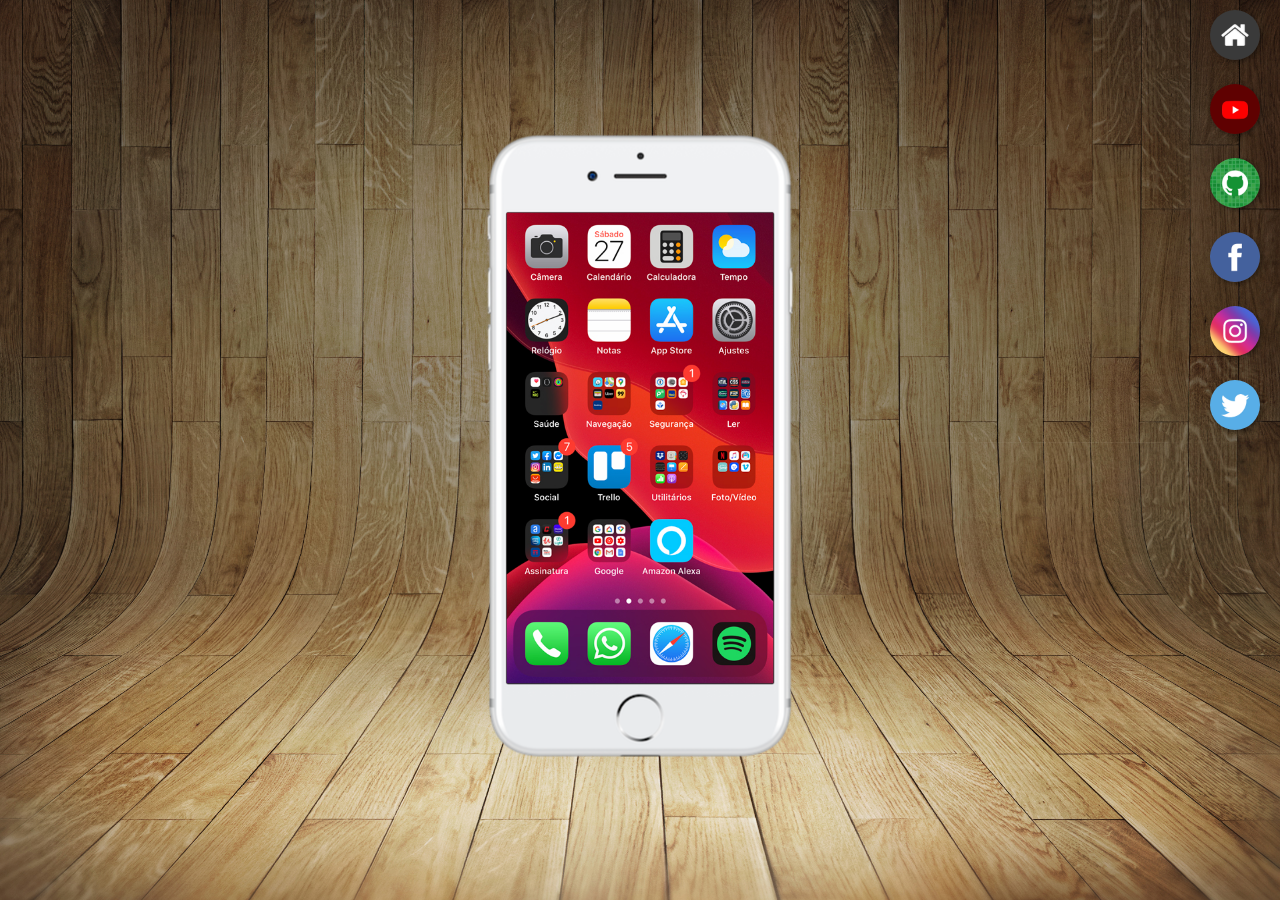
<file: index.html>
<!DOCTYPE html>
<html lang="pt-br">

<head>
    <meta charset="UTF-8">
    <meta name="viewport" content="width=device-width, initial-scale=1.0">
    <title>Projeto Redes sociais</title>
    <link rel="shortcut icon" href="imagens/favicon.ico" type="image/x-icon">
    <link rel="stylesheet" href="Estilo/style.css">

</head>

<body>

    <main>
        <section id="telefone">

            <iframe src="home.html"  frameborder="" name="tela" id="tela" ></iframe>

        </section>

        <section id="redes-sociais">

            <a href="home.html" target="tela"><img src="imagens/logo-home.jpg" alt="home"></a> <br>
            <a href="youtube.html" target="tela"><img src="imagens/logo-youtube.jpg" alt="youtube"></a> <br>
            <a href="github.html" target="tela"><img src="imagens/logo-github.jpg" alt="github"></a> <br>
            <a href="facebook.html" target="tela"><img src="imagens/logo-facebook.jpg" alt="facebook"></a> <br>
            <a href="instagram.html" target="tela"><img src="imagens/logo-instagram.jpg" alt="instagram"></a> <br>
            <a href="twitter.html" target="tela"><img src="imagens/logo-twitter.jpg" alt="twitter"></a>
           
            


        </section>
    </main>


</body>

</html>
</file>
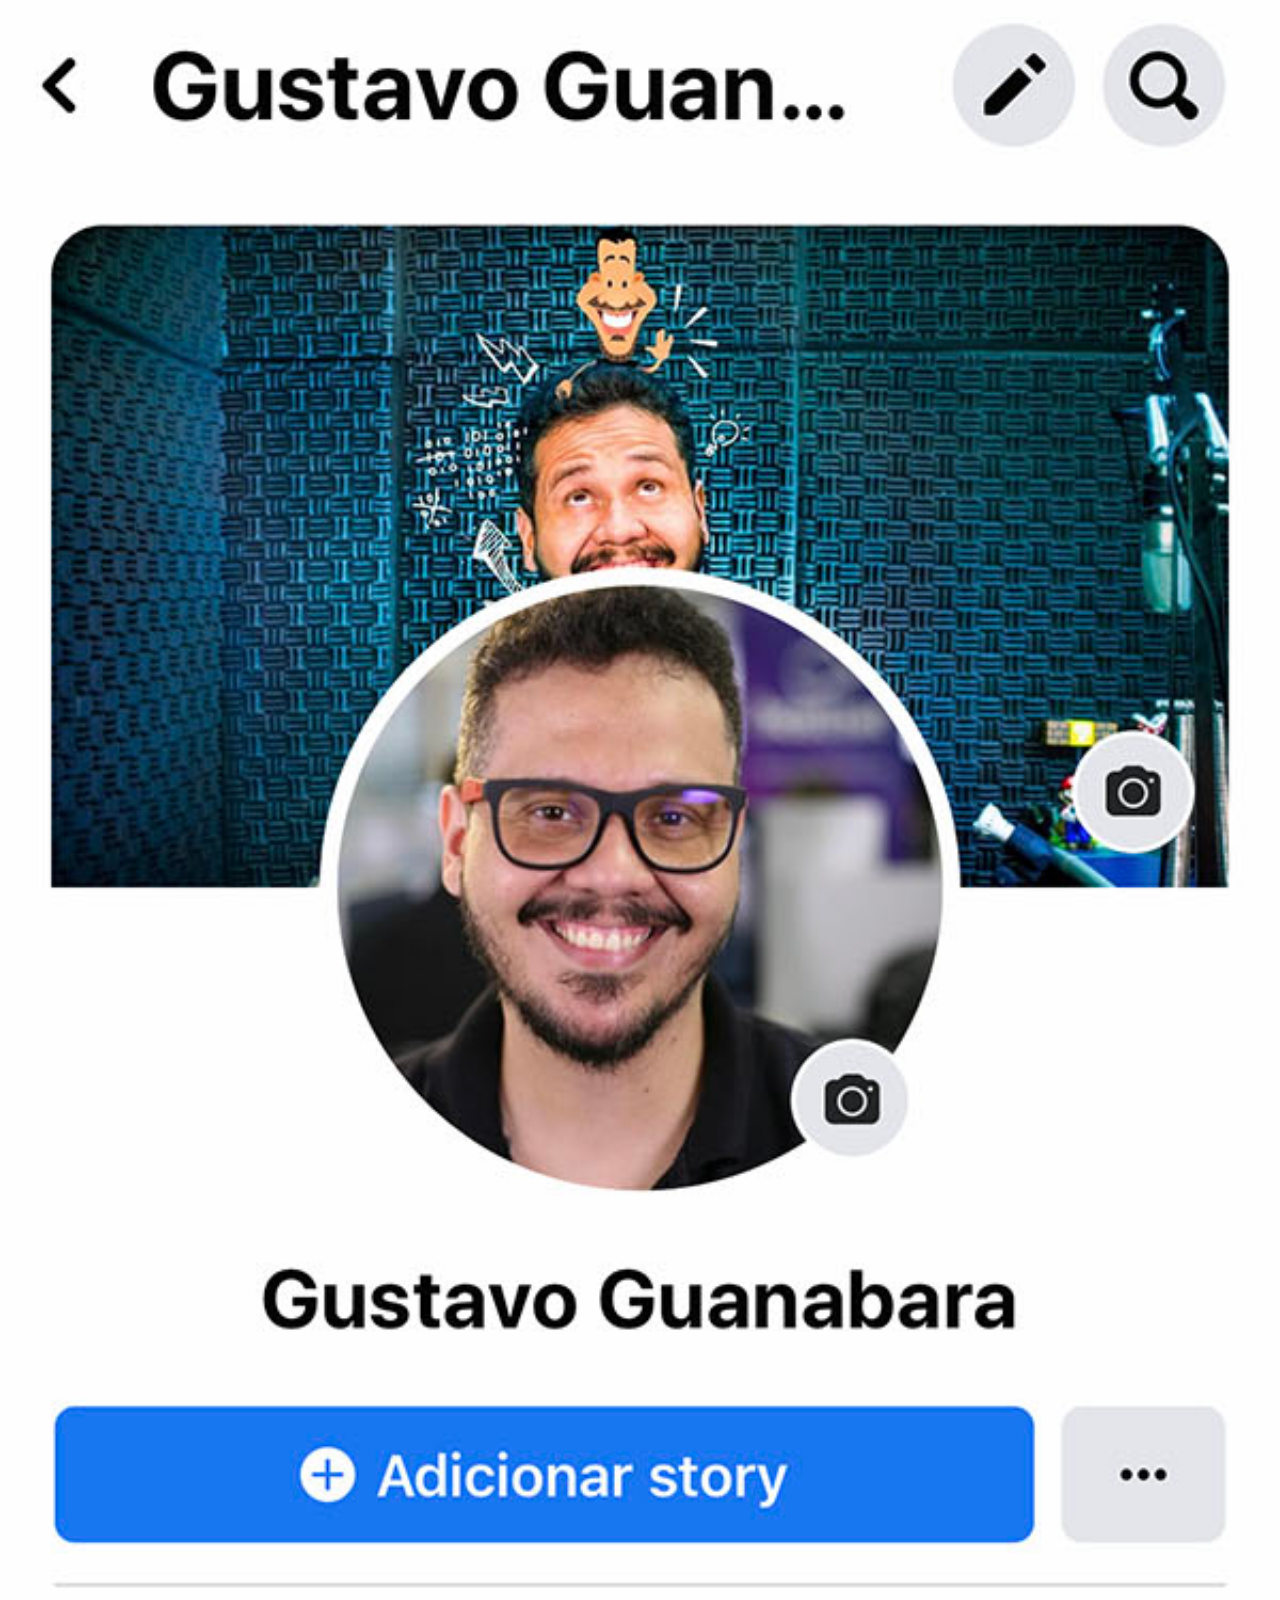
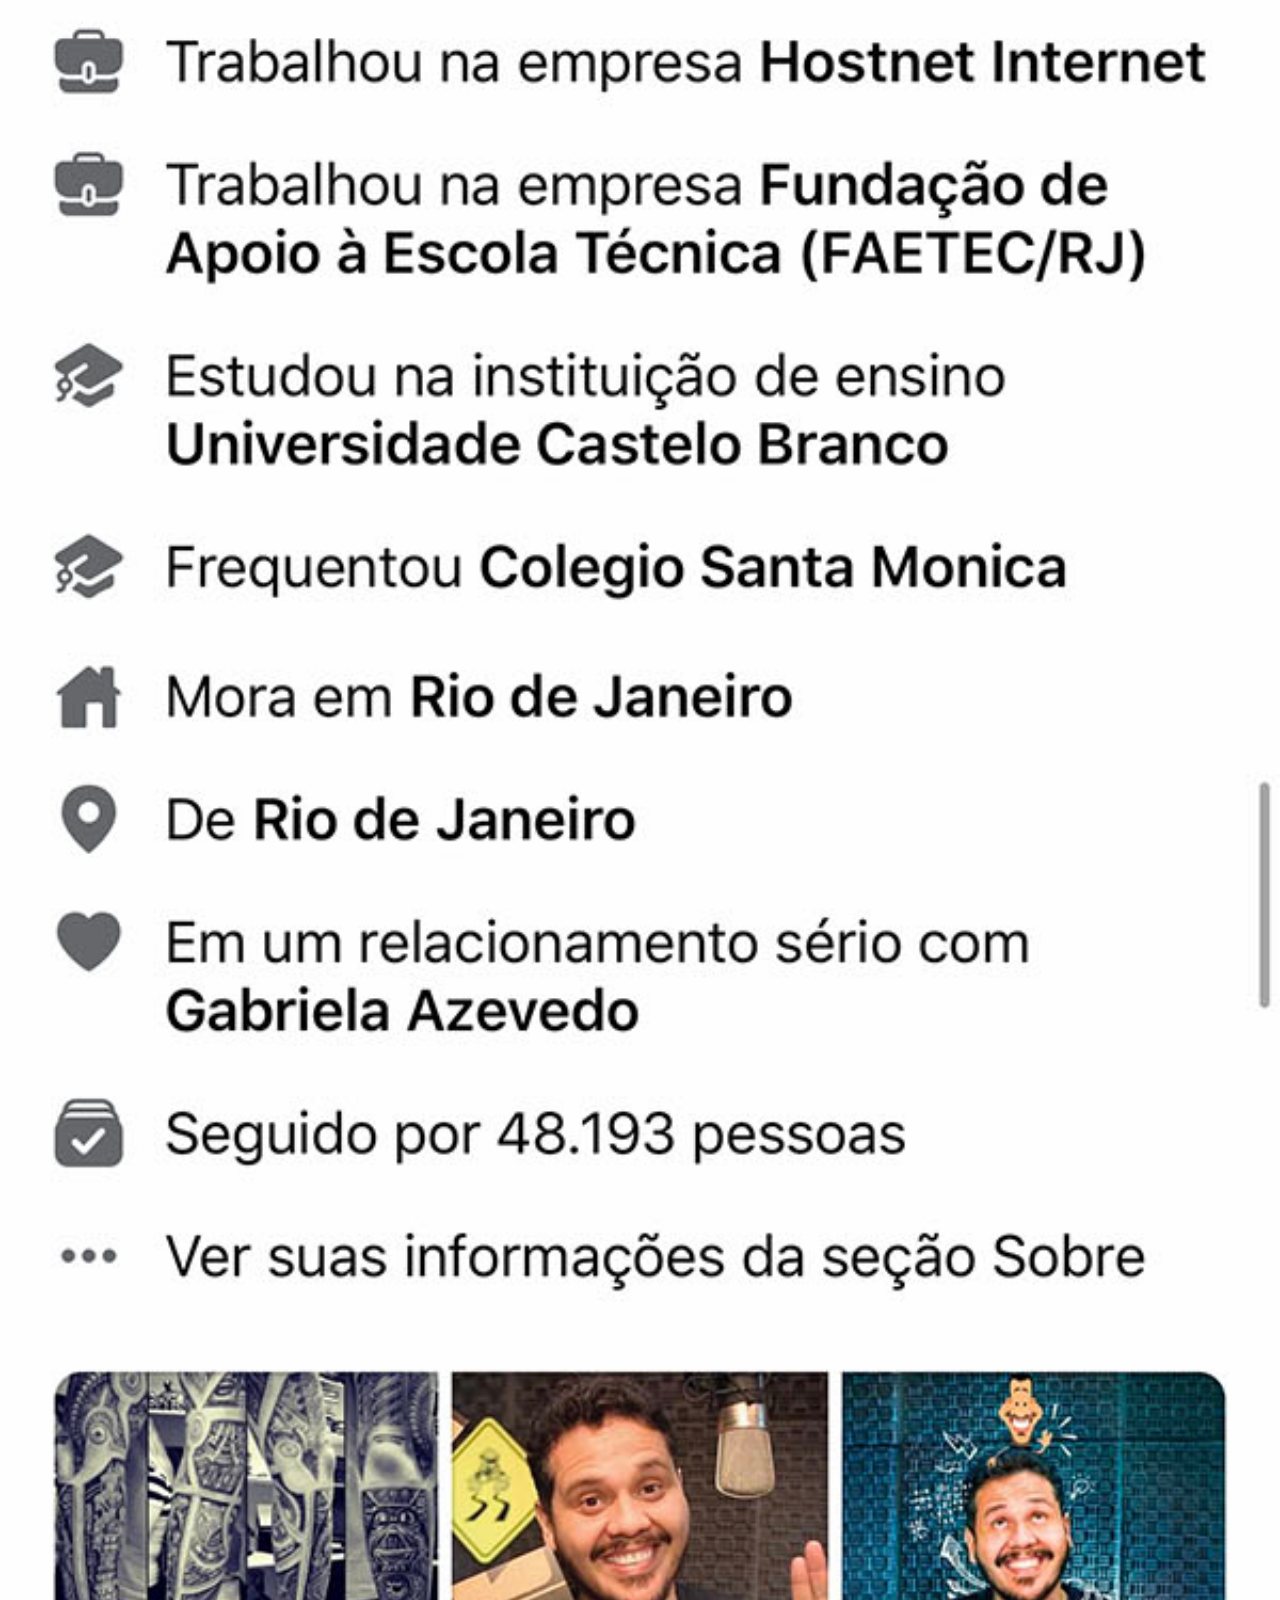
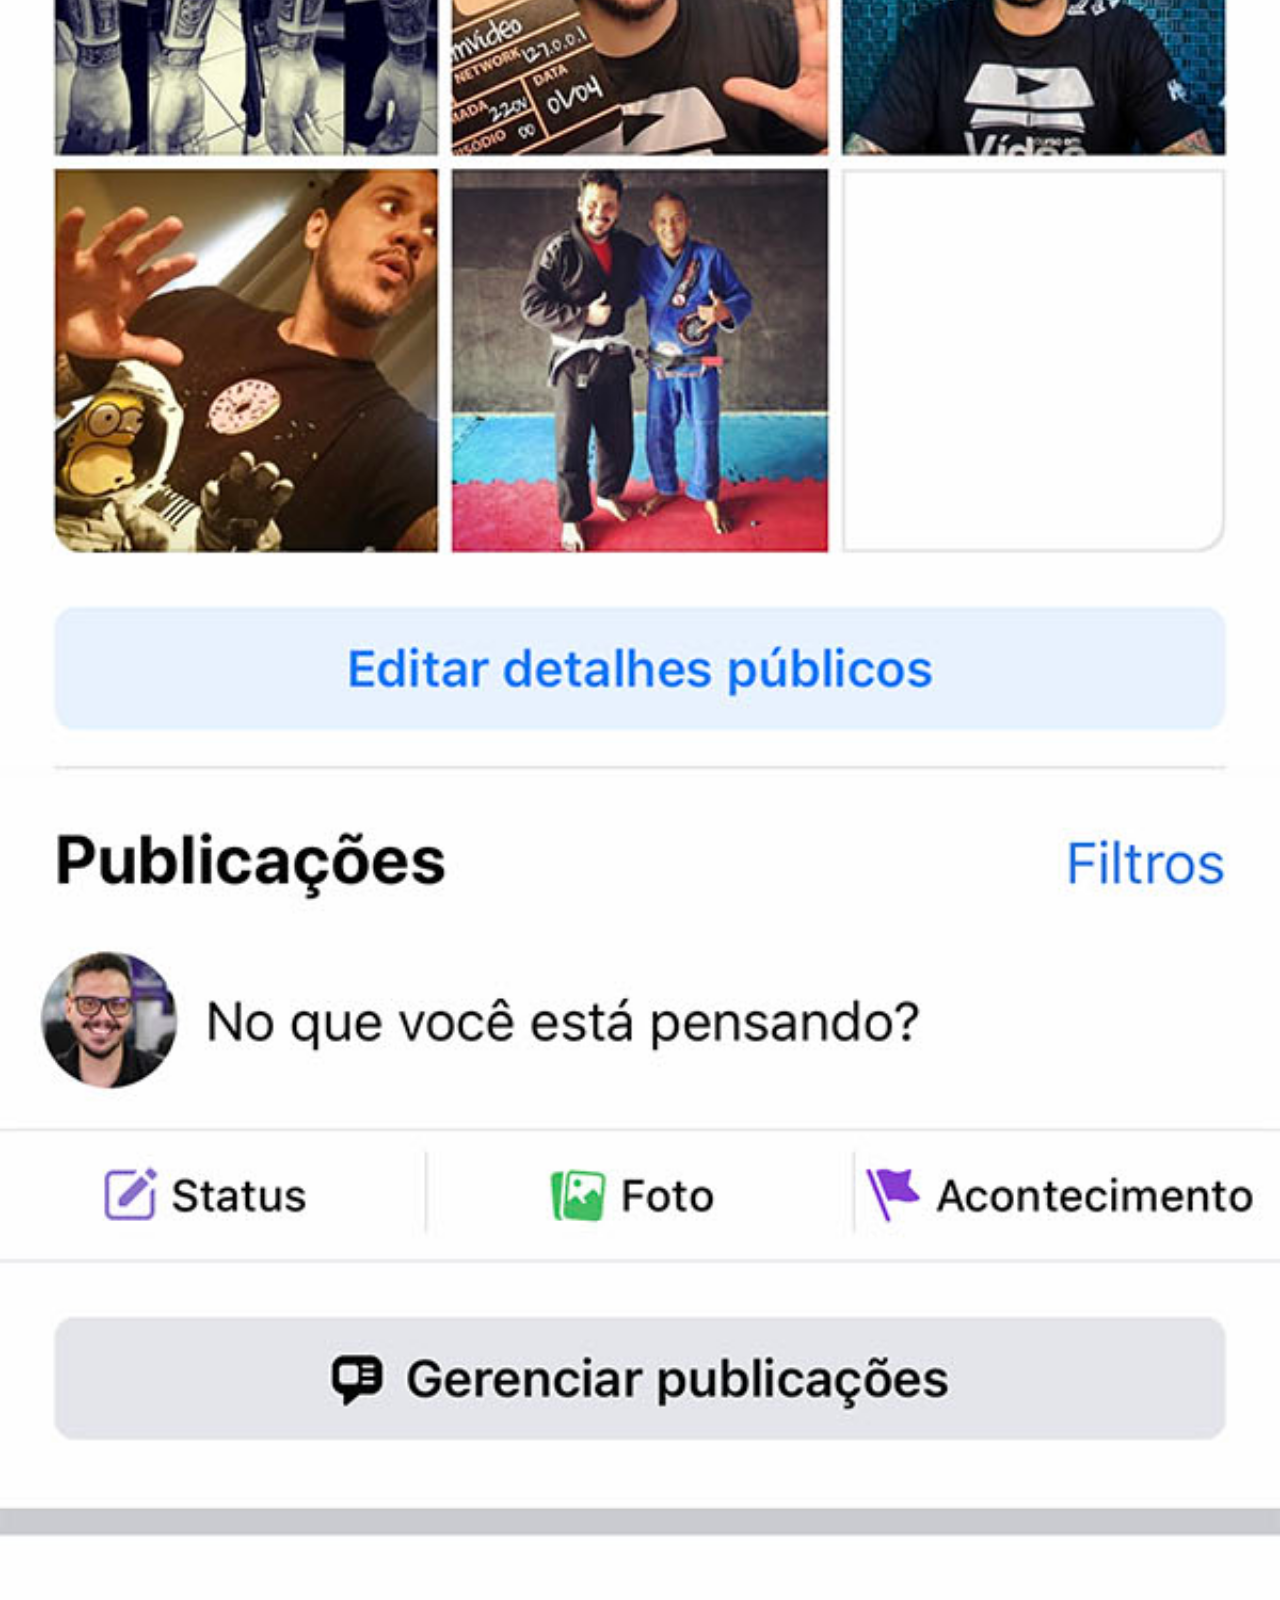
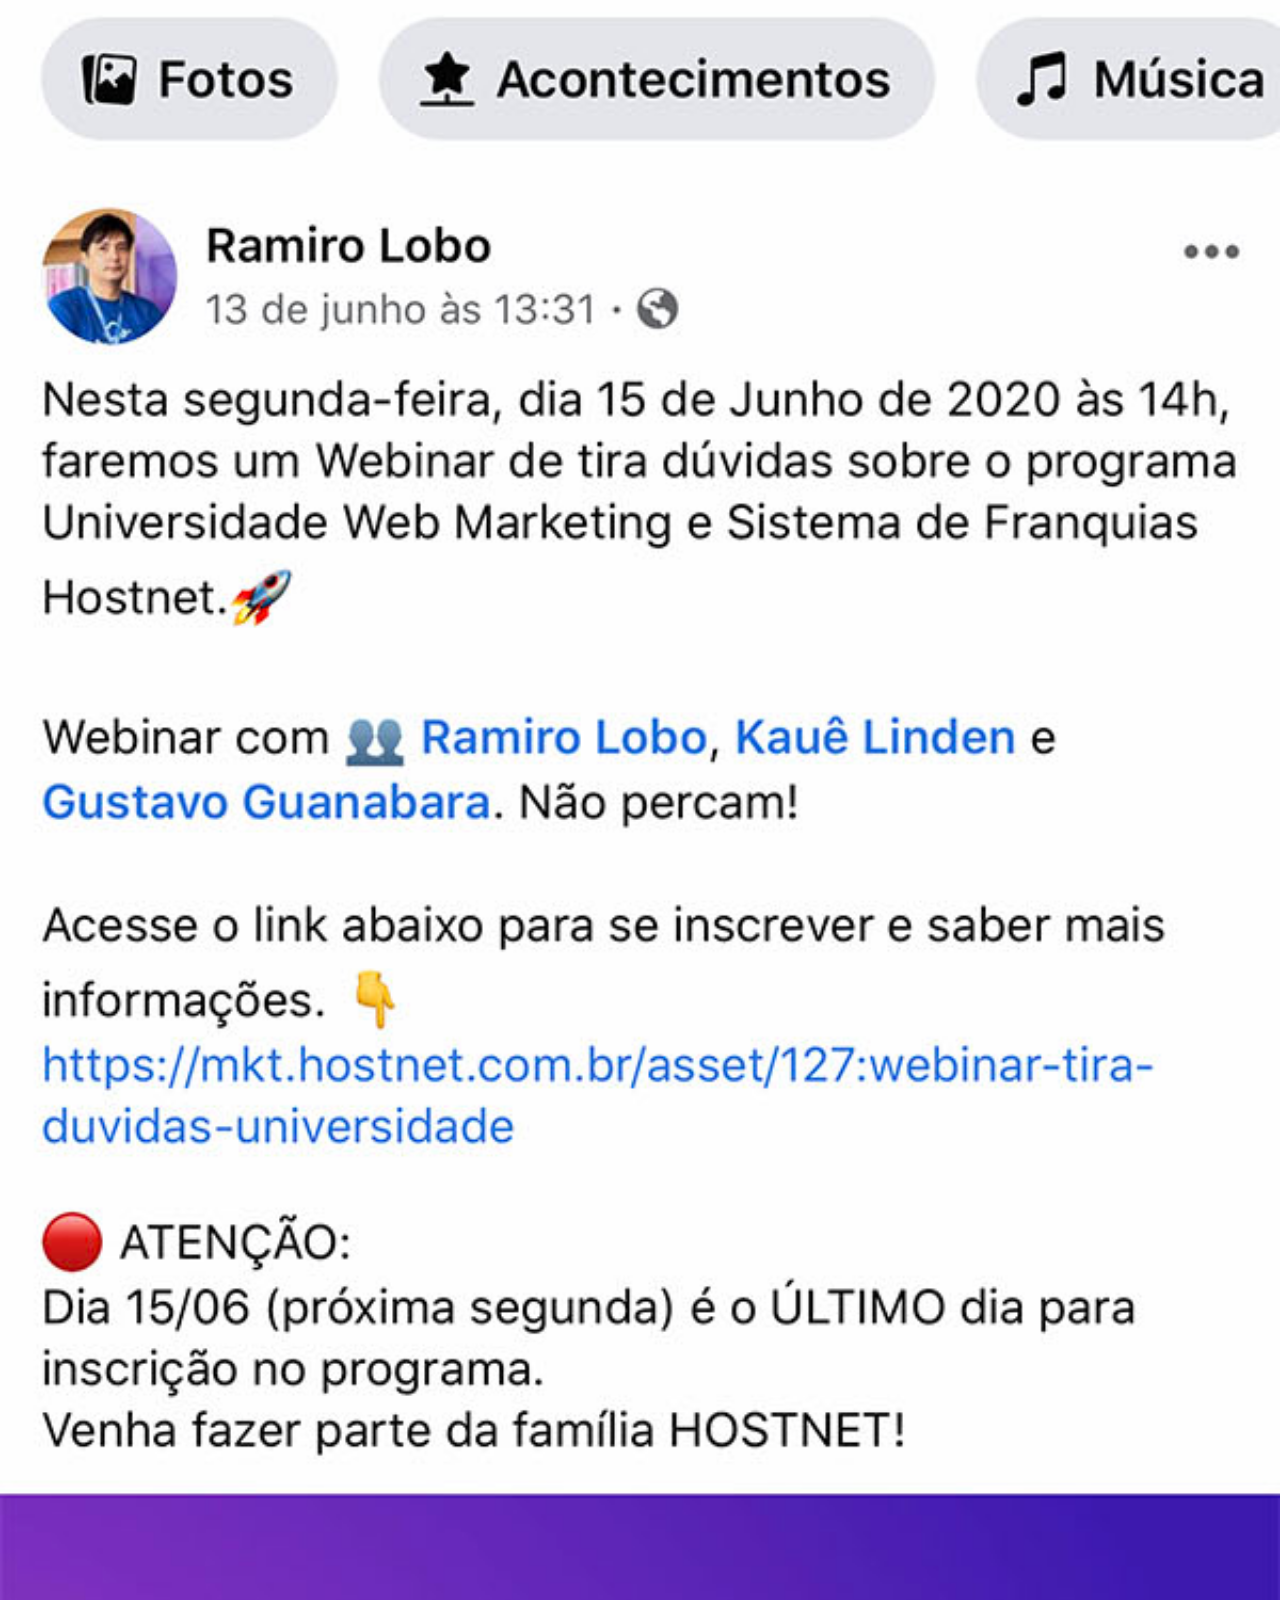
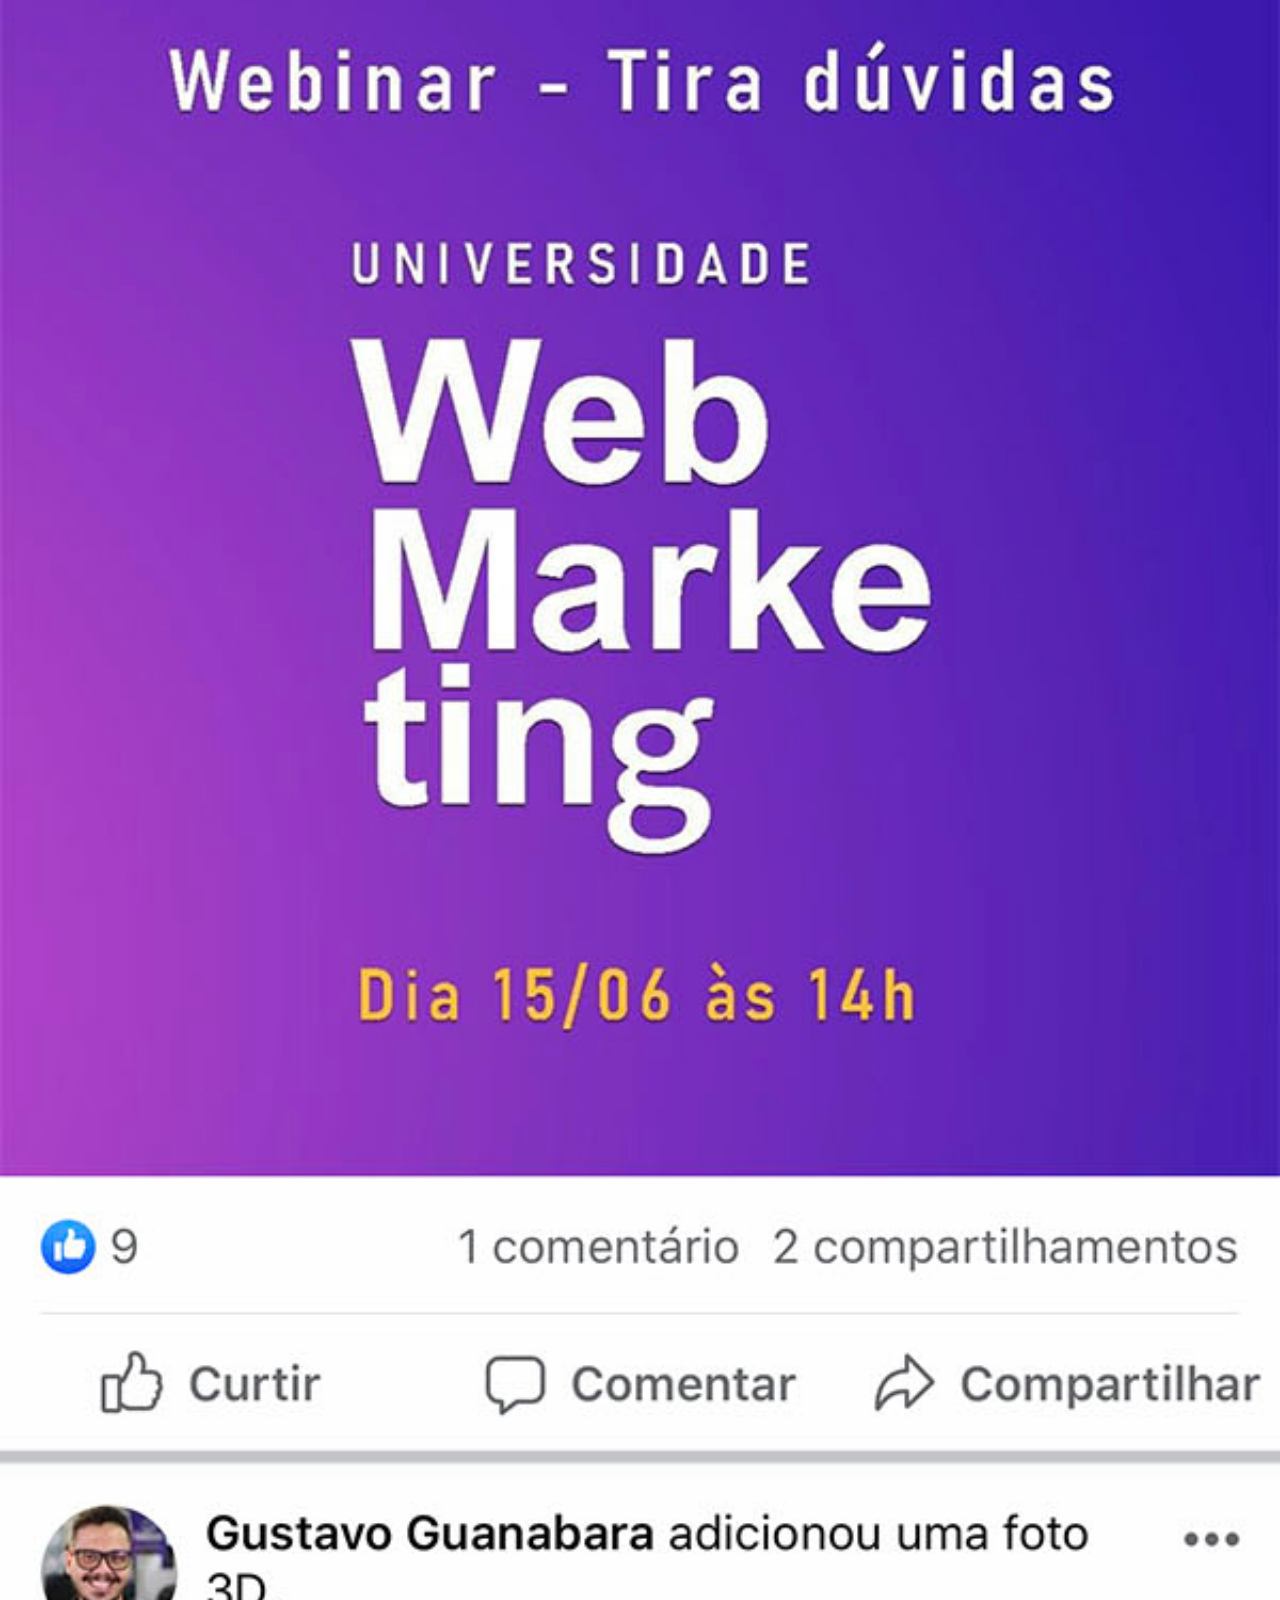
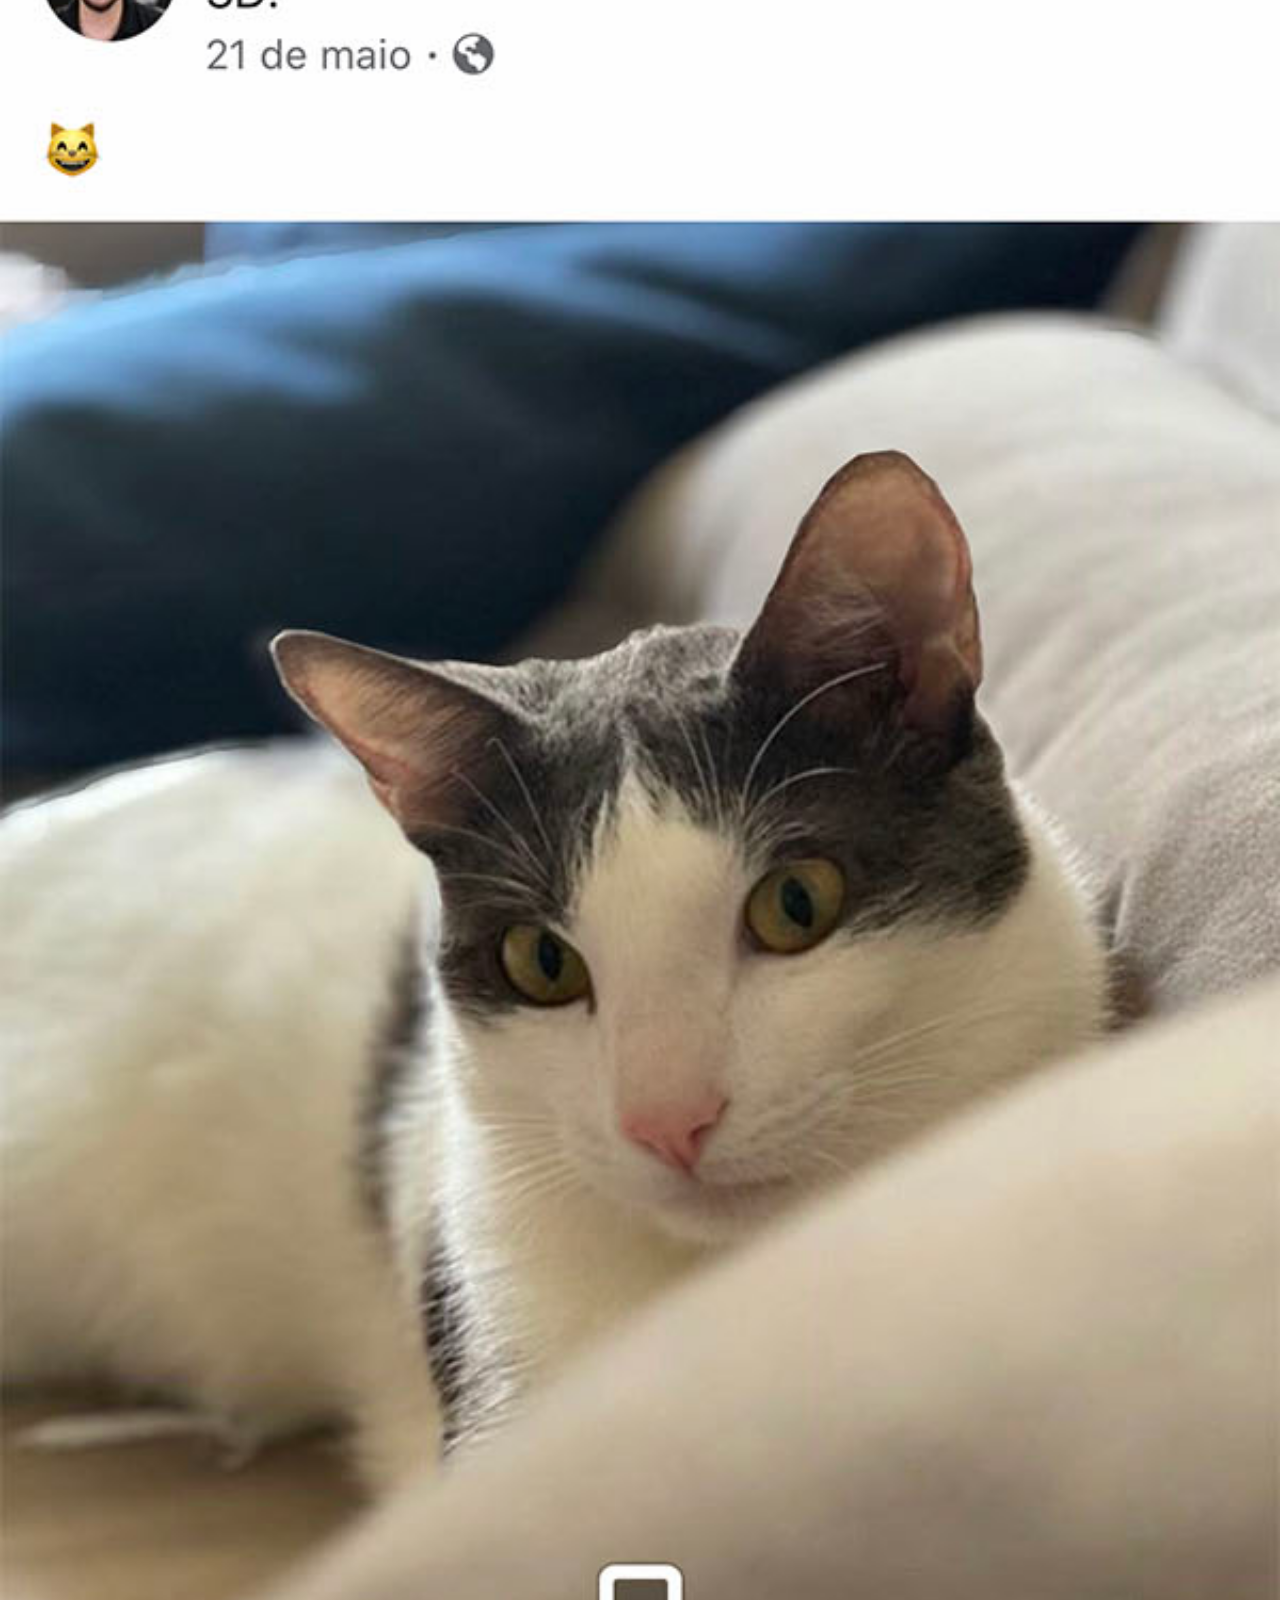
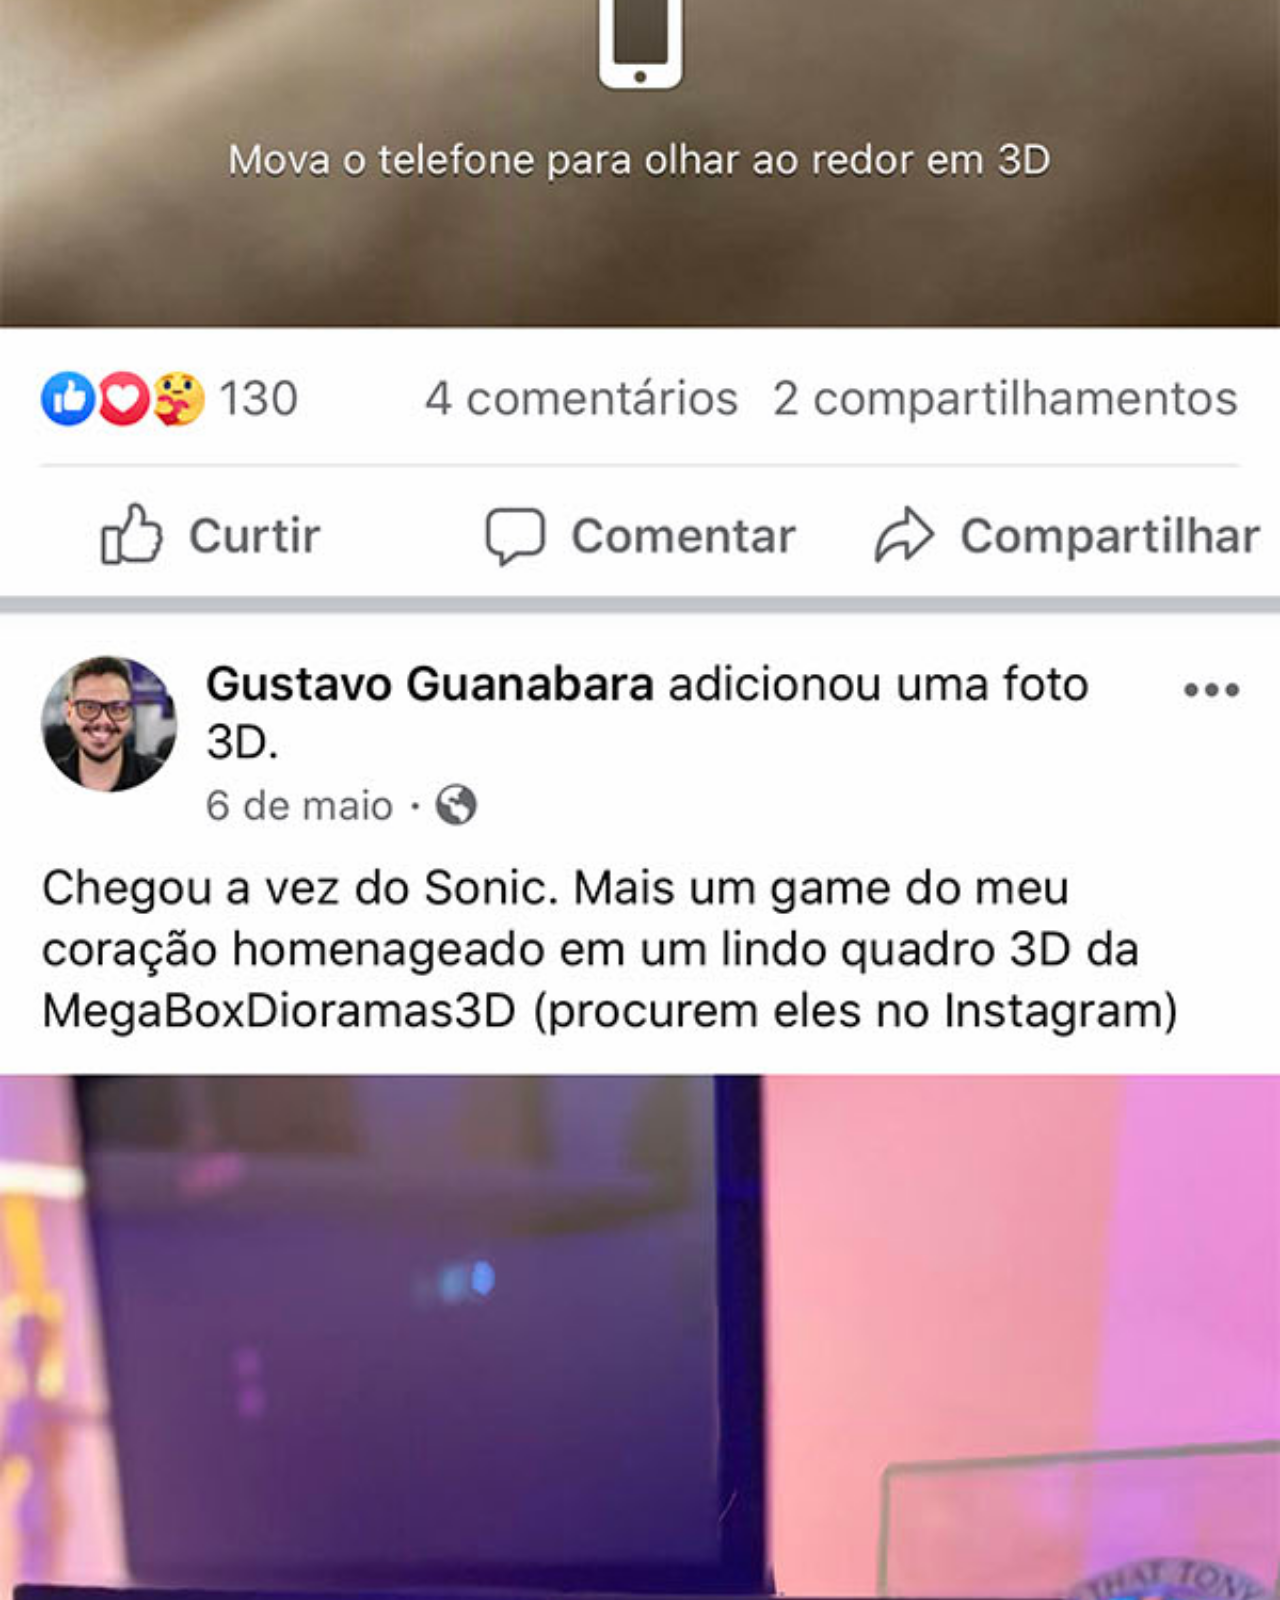
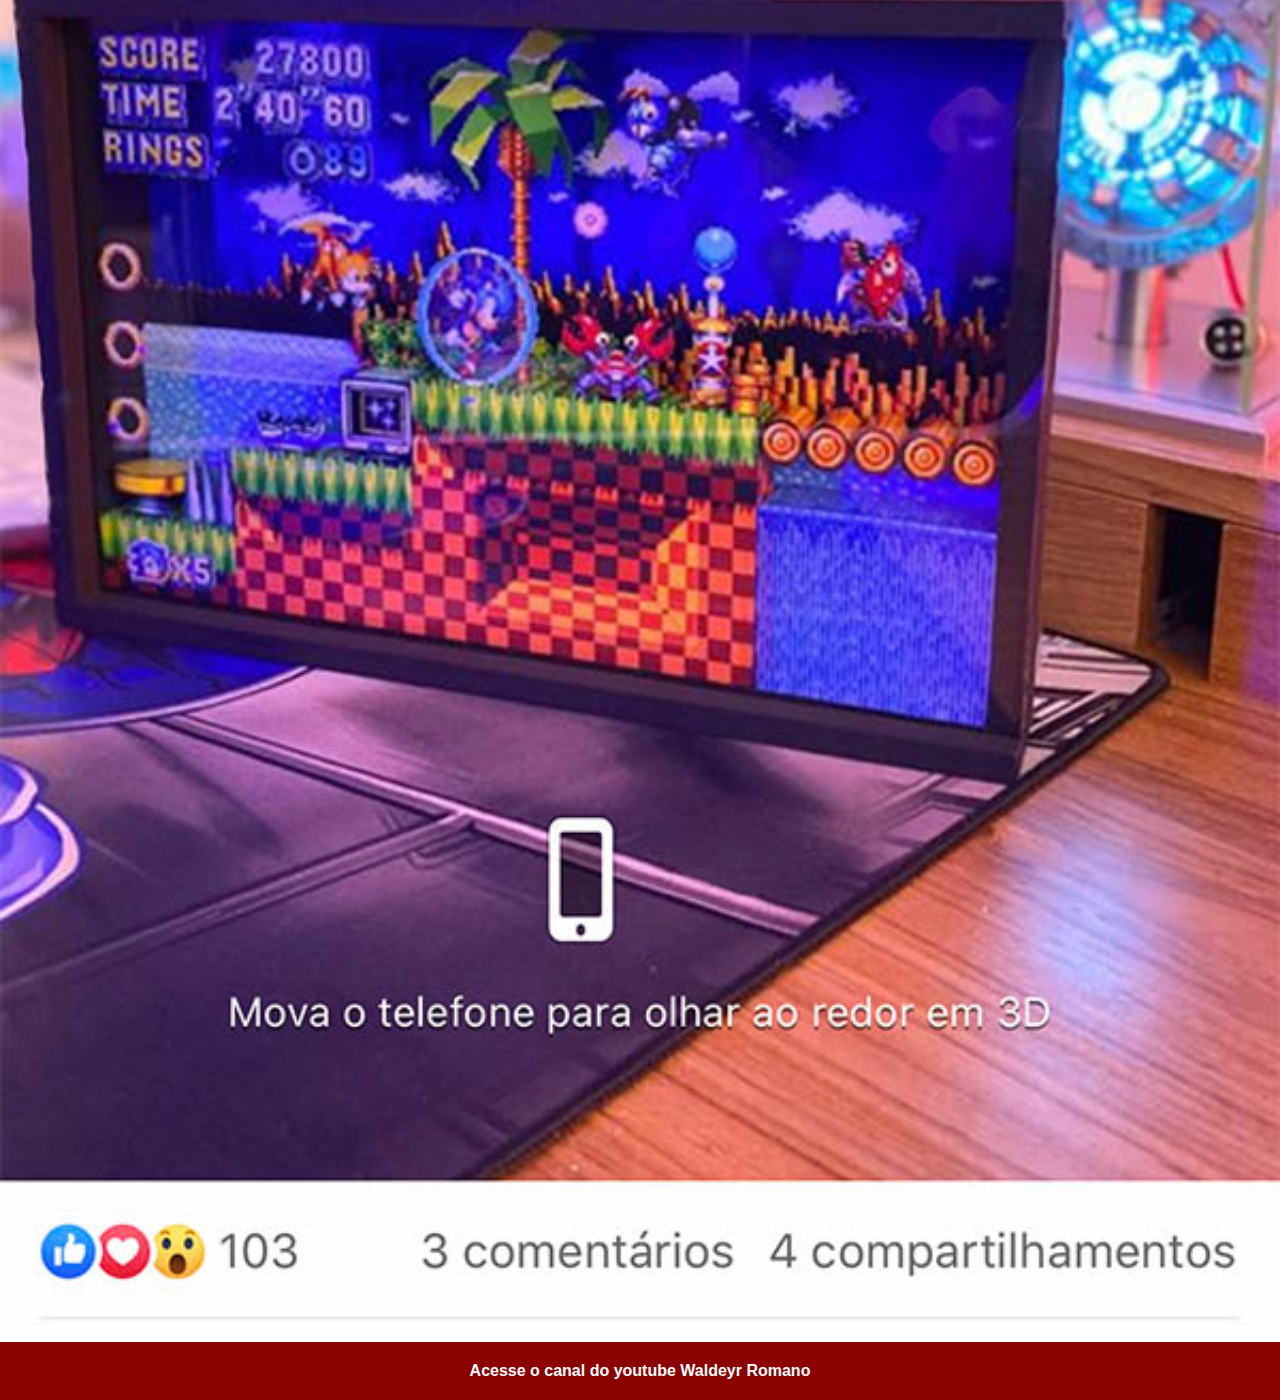
<file: facebook.html>
<!DOCTYPE html>
<html lang="pt-br">
<head>
    <meta charset="UTF-8">
    <meta name="viewport" content="width=device-width, initial-scale=1.0">
    <link rel="stylesheet" href="./Estilo/youtube/style.css">
    <title>Facebook</title>
</head>
<body>

    <img src="imagens/tela-facebook.jpg" alt="tela-facebook">
    <a href="https://youtube.com/@waldeyrromano7011?si=HcY7oVO48UWDqbMz" target="_blank">Acesse o canal do youtube Waldeyr Romano</a>
    
</body>
</html>
</file>
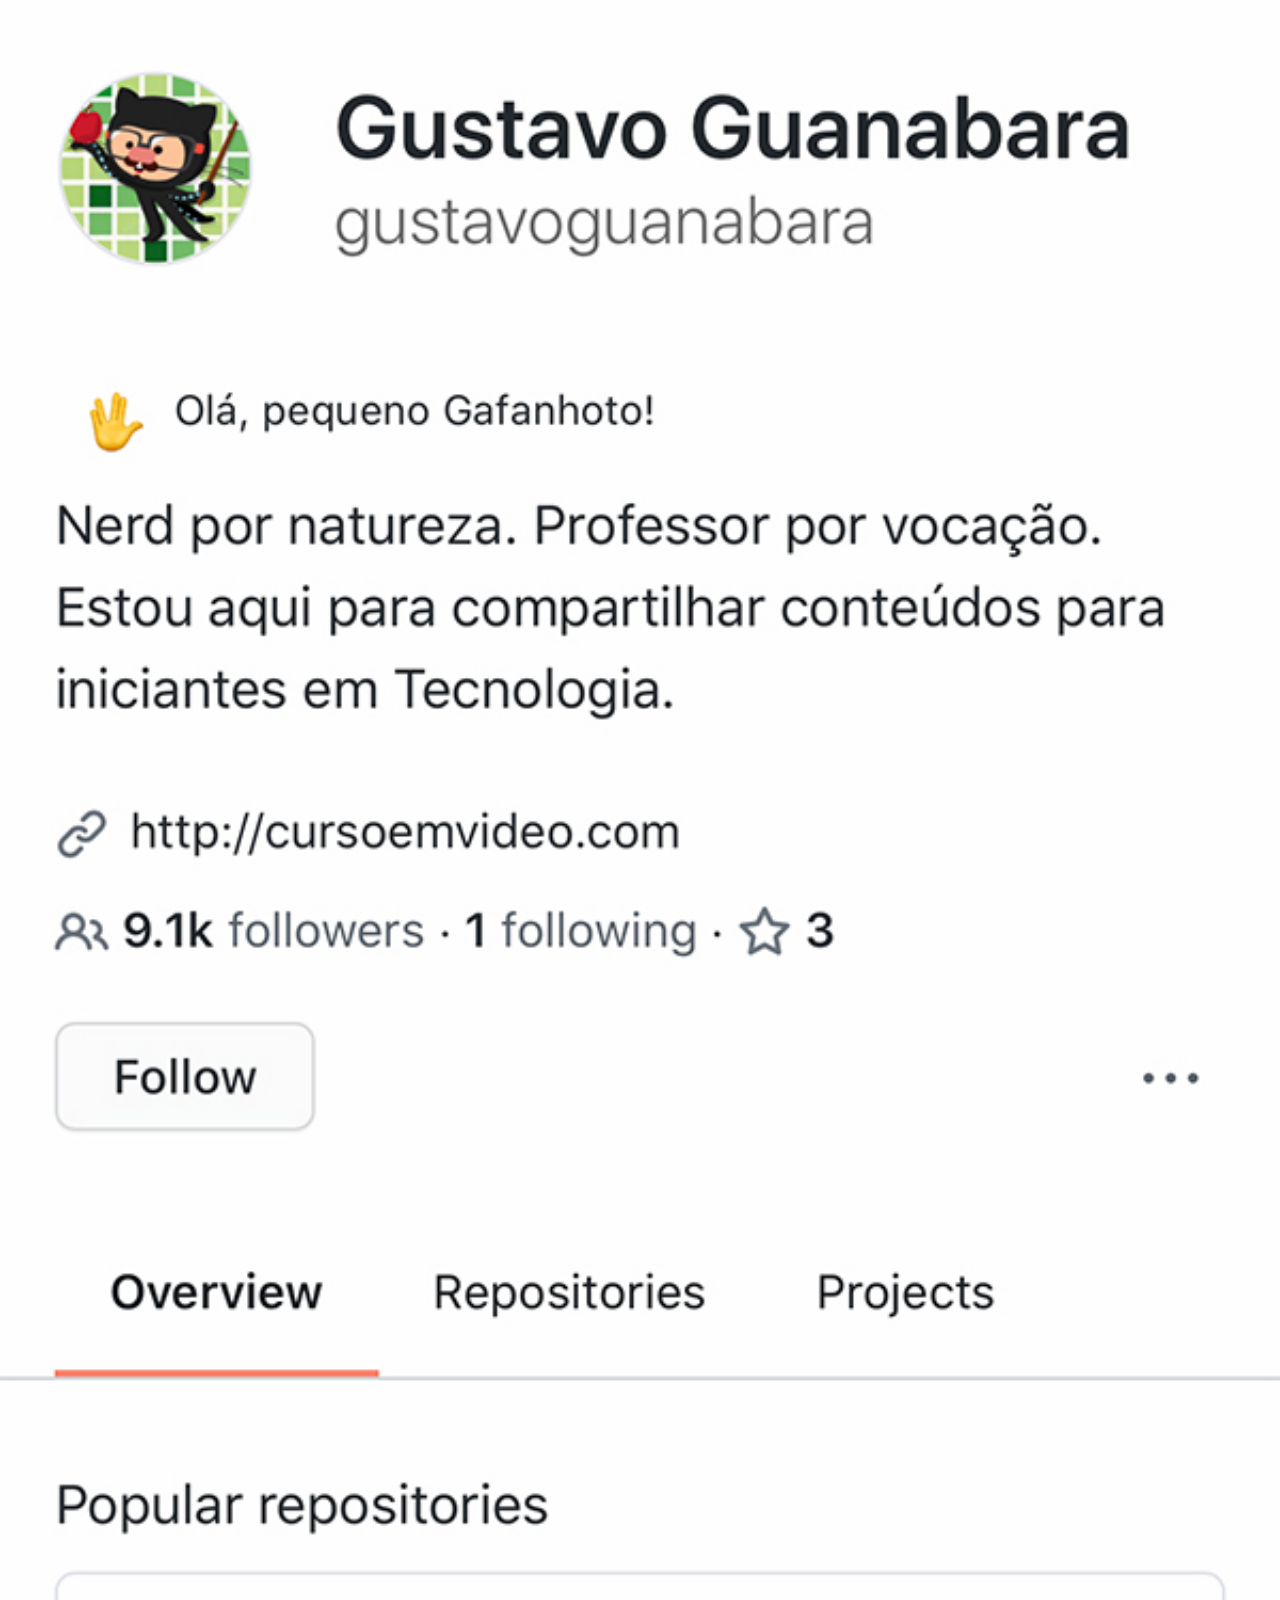
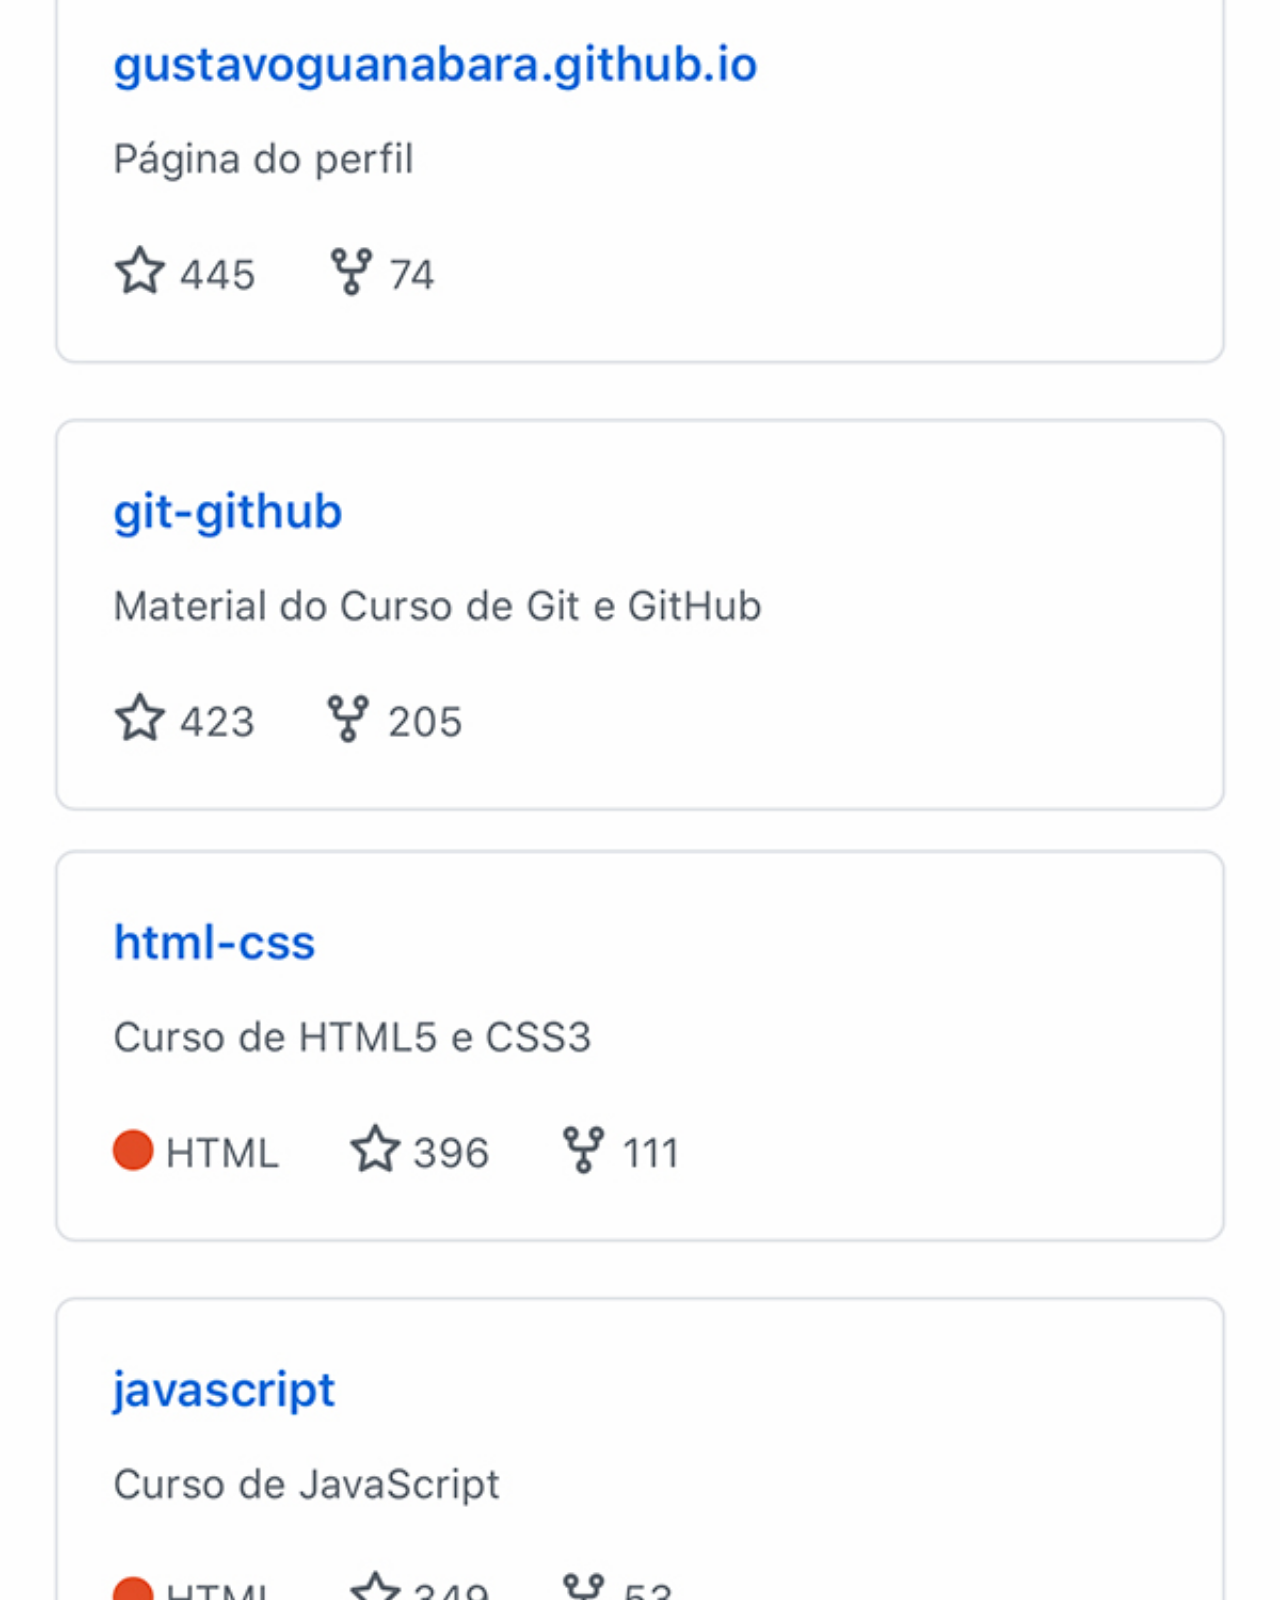
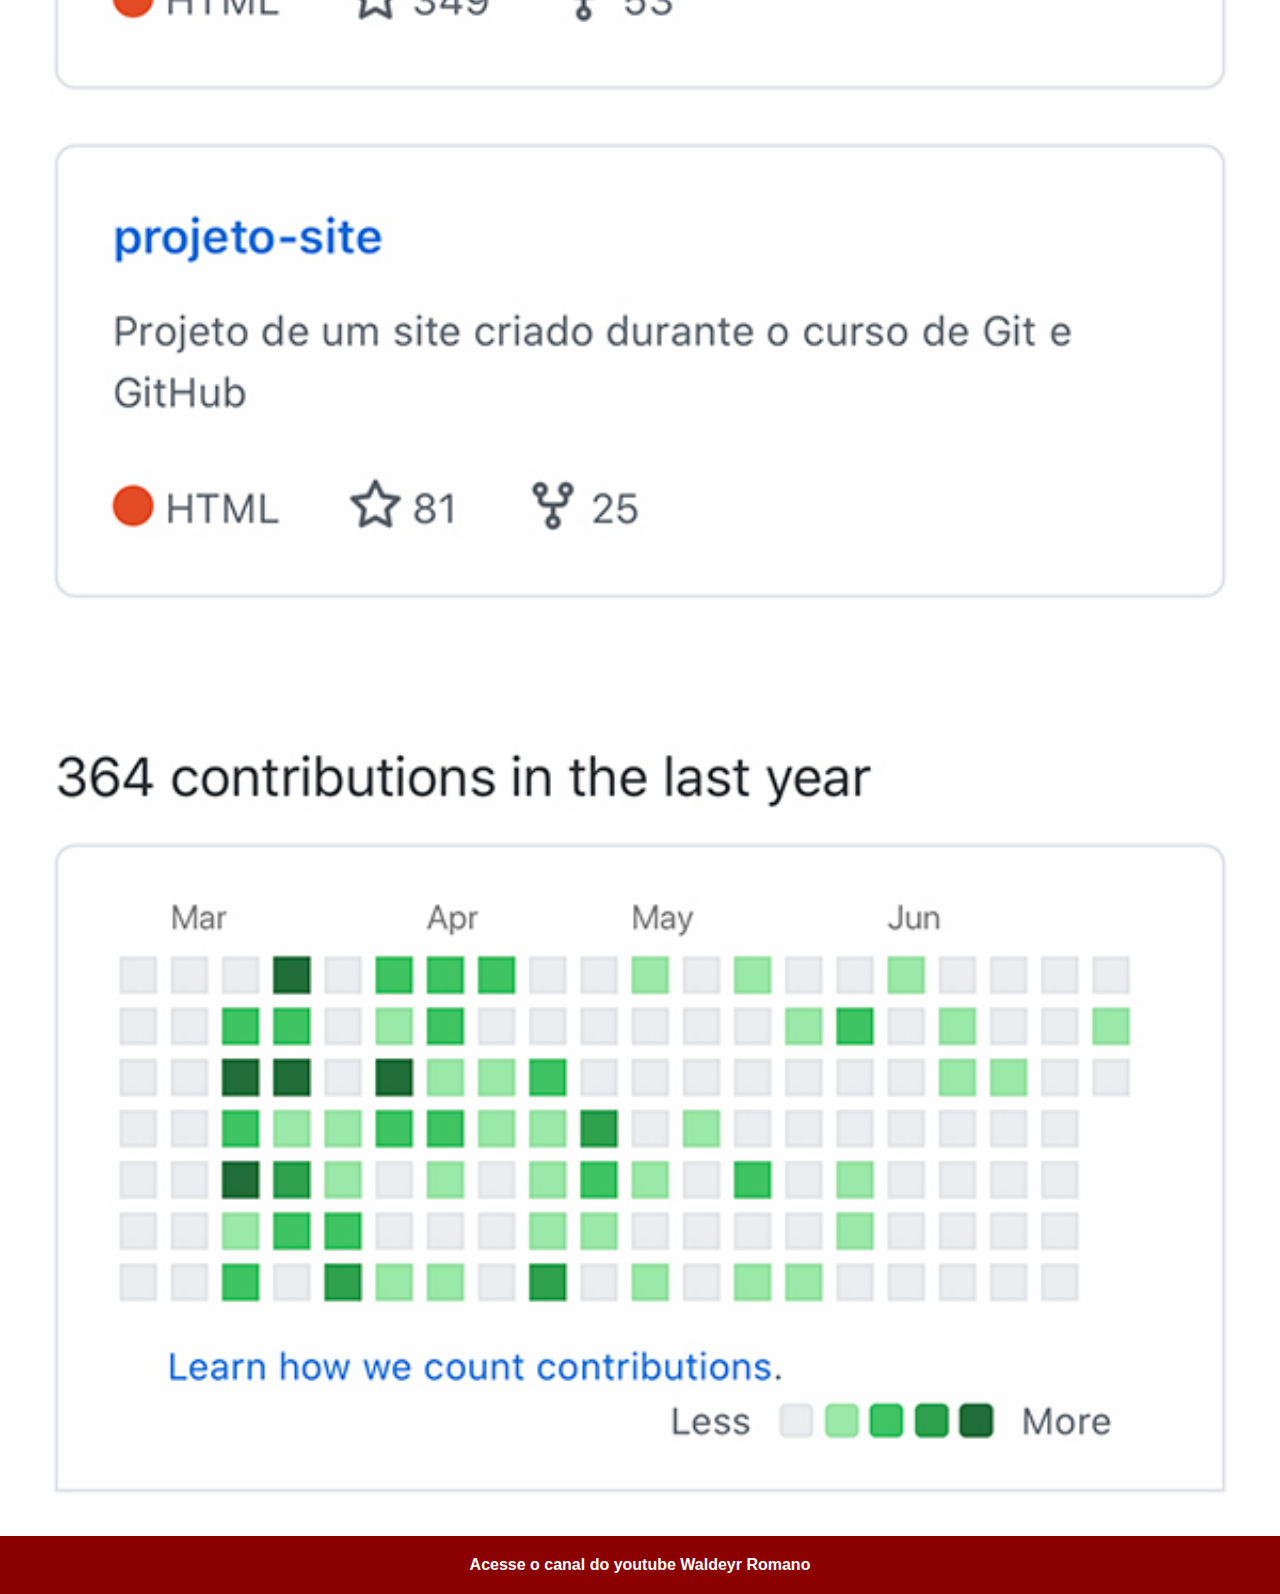
<file: github.html>
<!DOCTYPE html>
<html lang="pt-br">
<head>
    <meta charset="UTF-8">
    <meta name="viewport" content="width=device-width, initial-scale=1.0">
    <link rel="stylesheet" href="./Estilo/youtube/style.css">
    <title>github</title>
</head>
<body>
    <img src="imagens/tela-github.jpg" alt="tela-github">
    <a href="https://youtube.com/@waldeyrromano7011?si=HcY7oVO48UWDqbMz" target="_blank">Acesse o canal do youtube Waldeyr Romano</a>
</body>
</html>
</file>
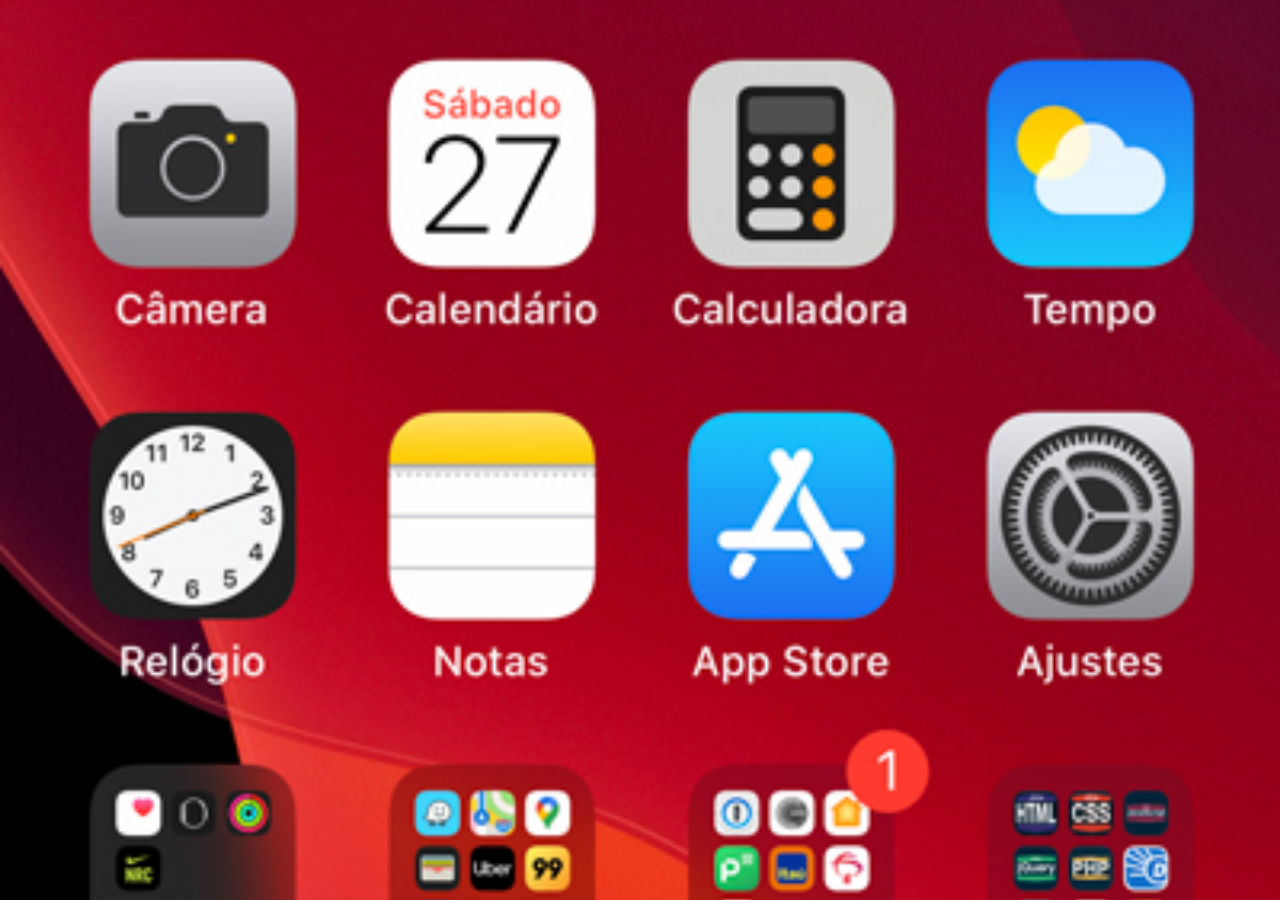
<file: home.html>
<!DOCTYPE html>
<html lang="pt-br">
<head>
    <meta charset="UTF-8">
    <meta name="viewport" content="width=device-width, initial-scale=1.0">
    <link rel="stylesheet" href="home/style.css">
    <title>Home</title>
</head>
<body>
    
</body>
</html>
</file>
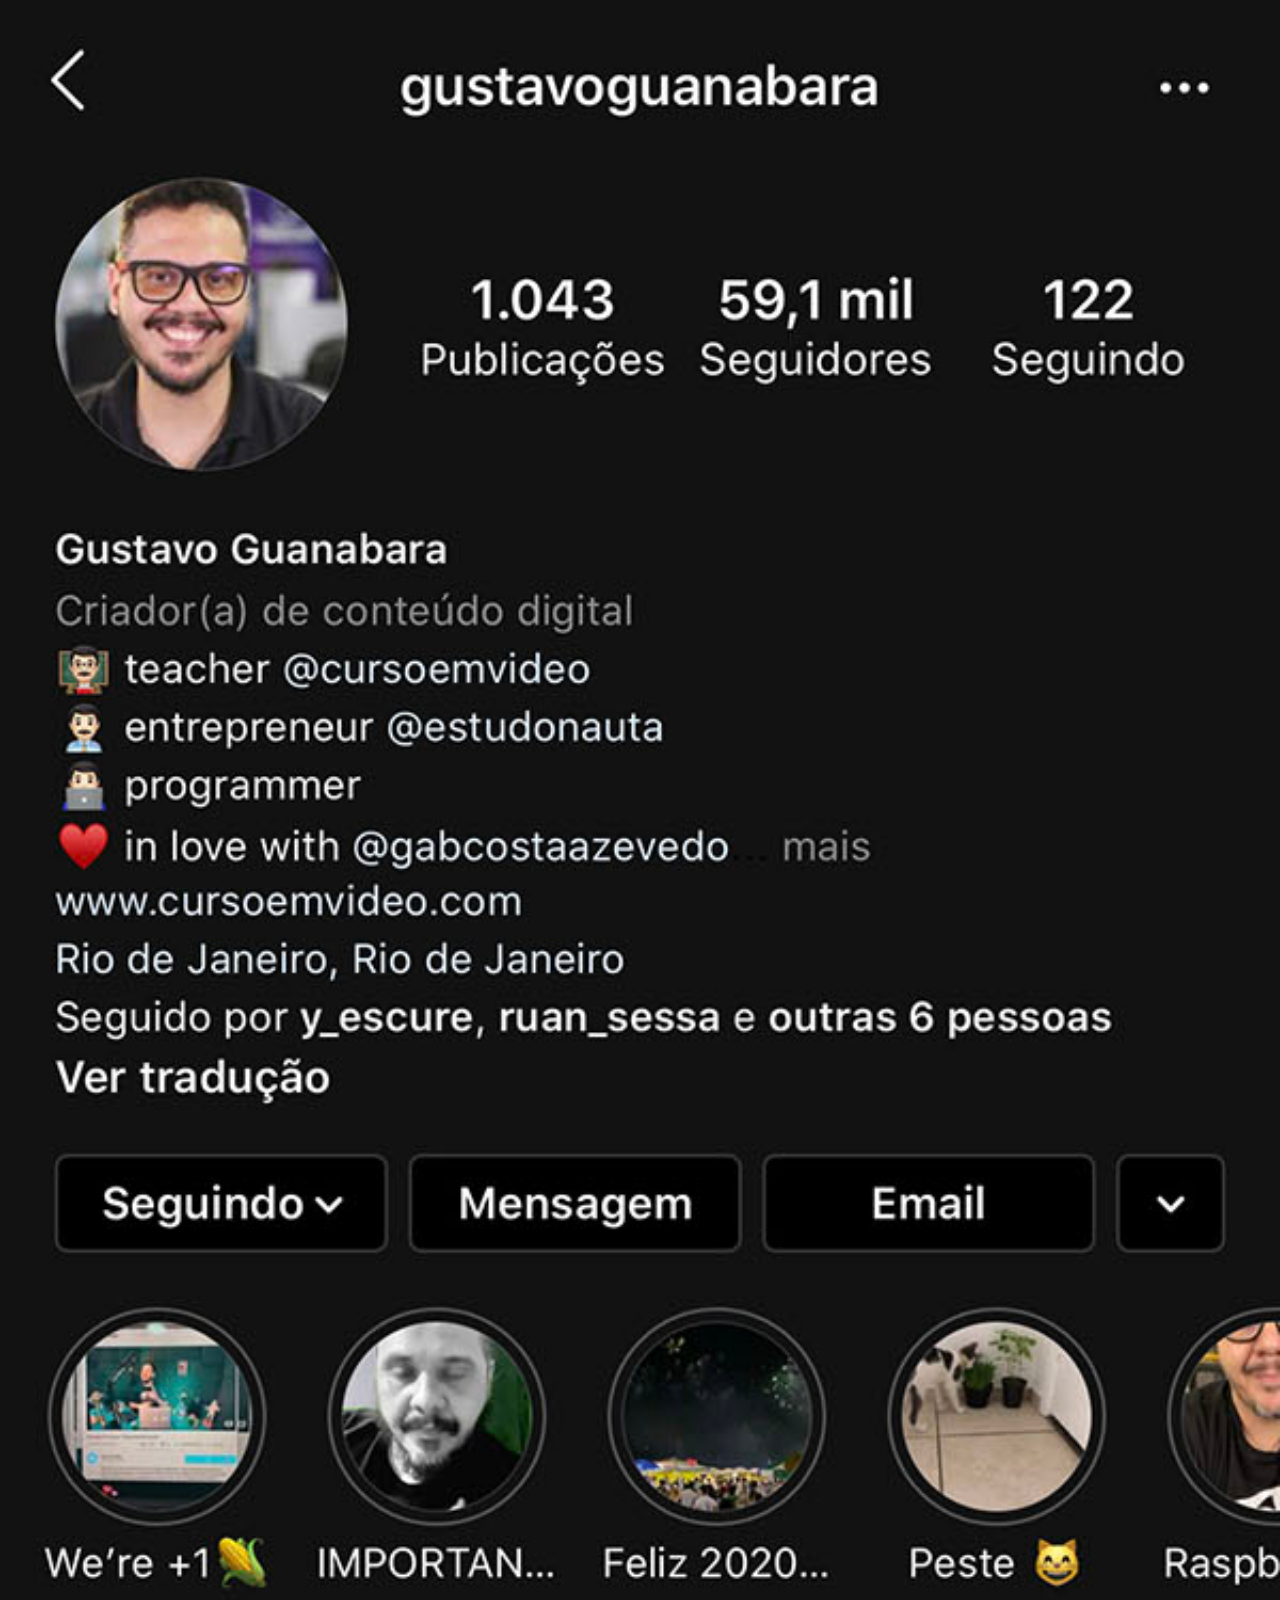
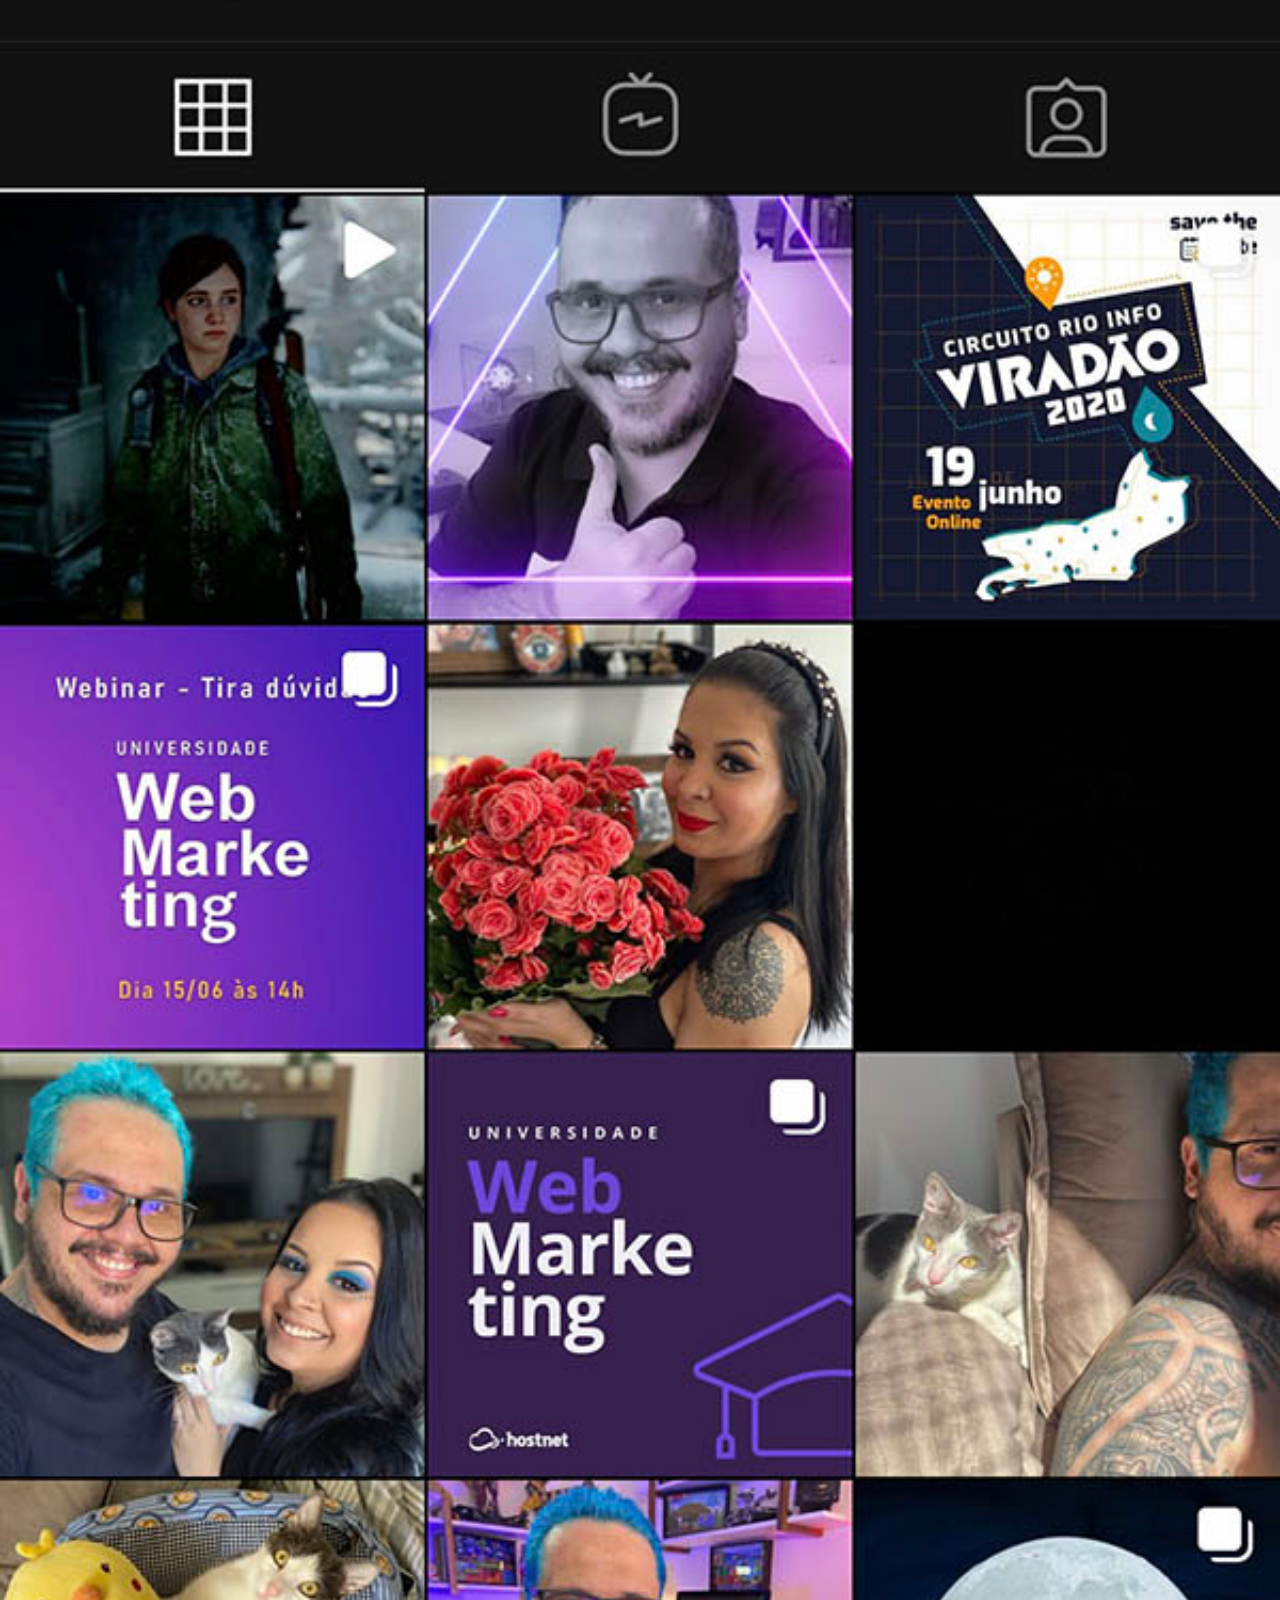
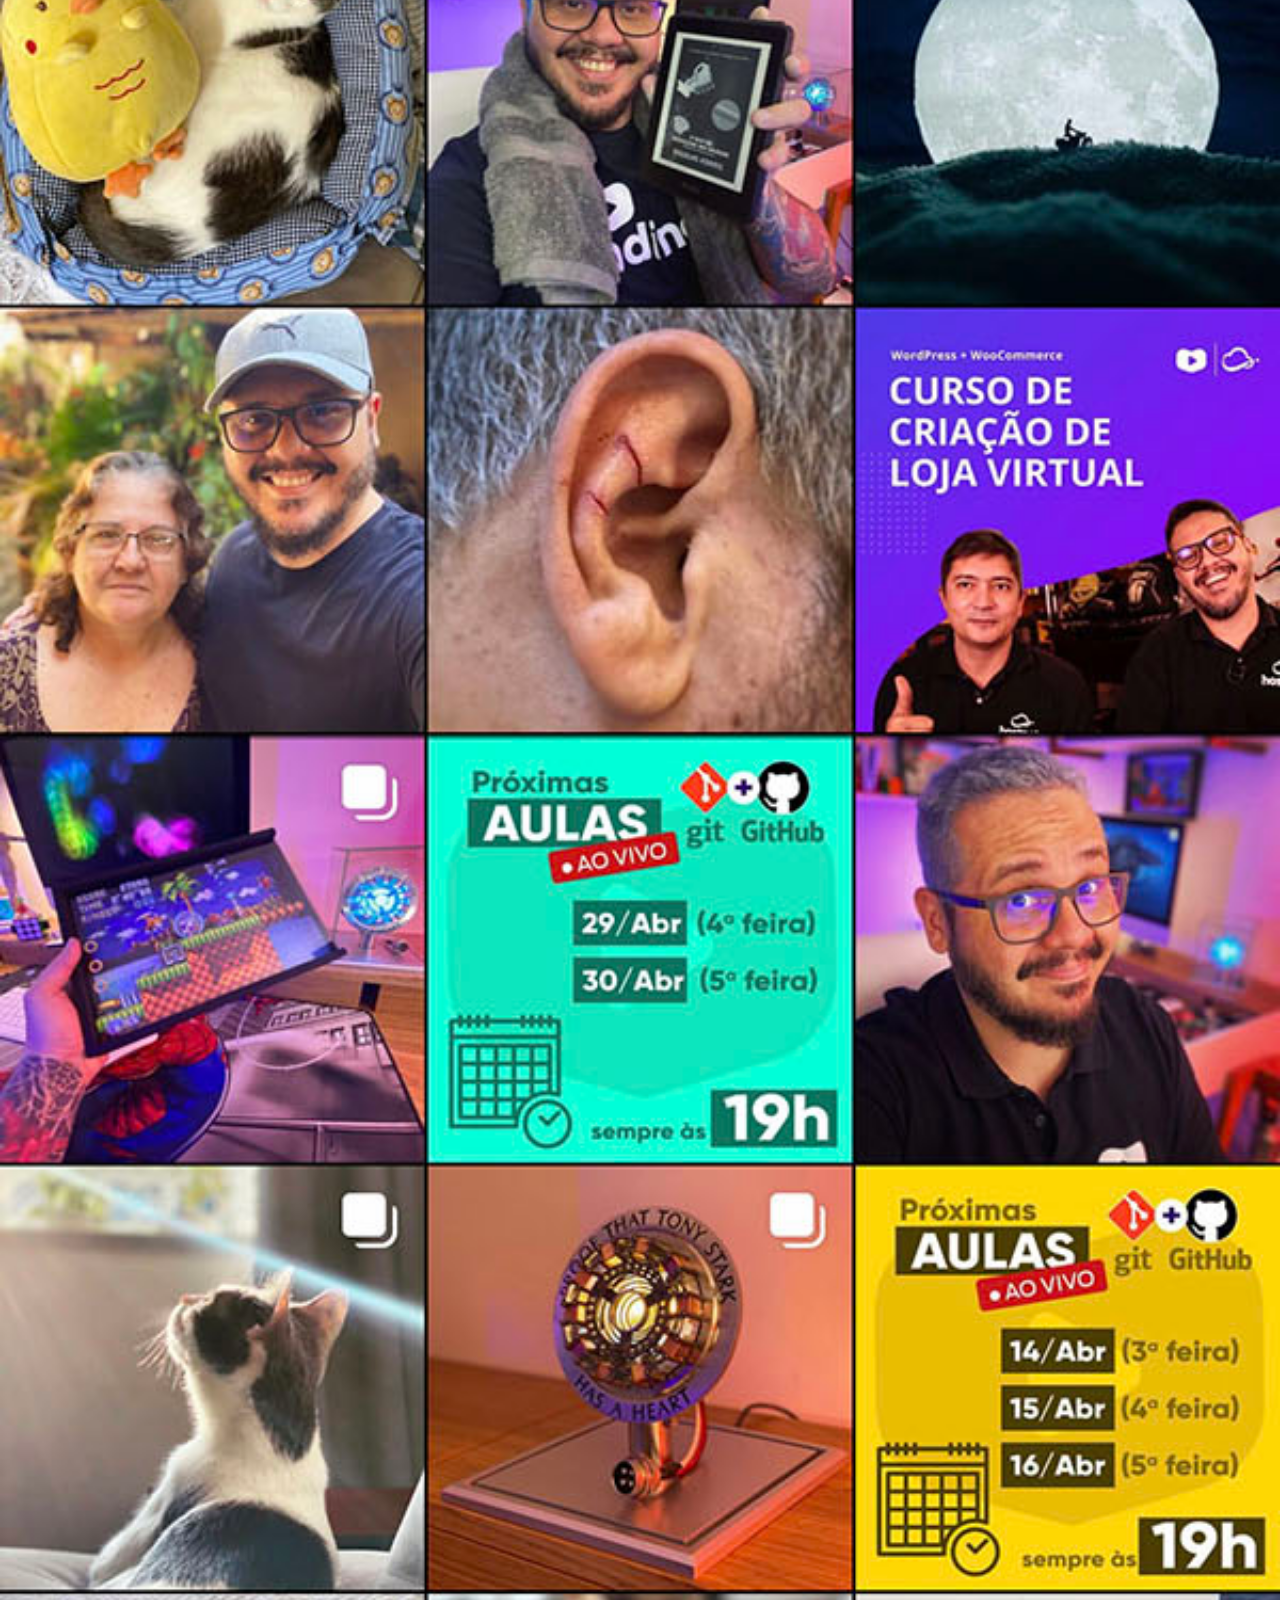
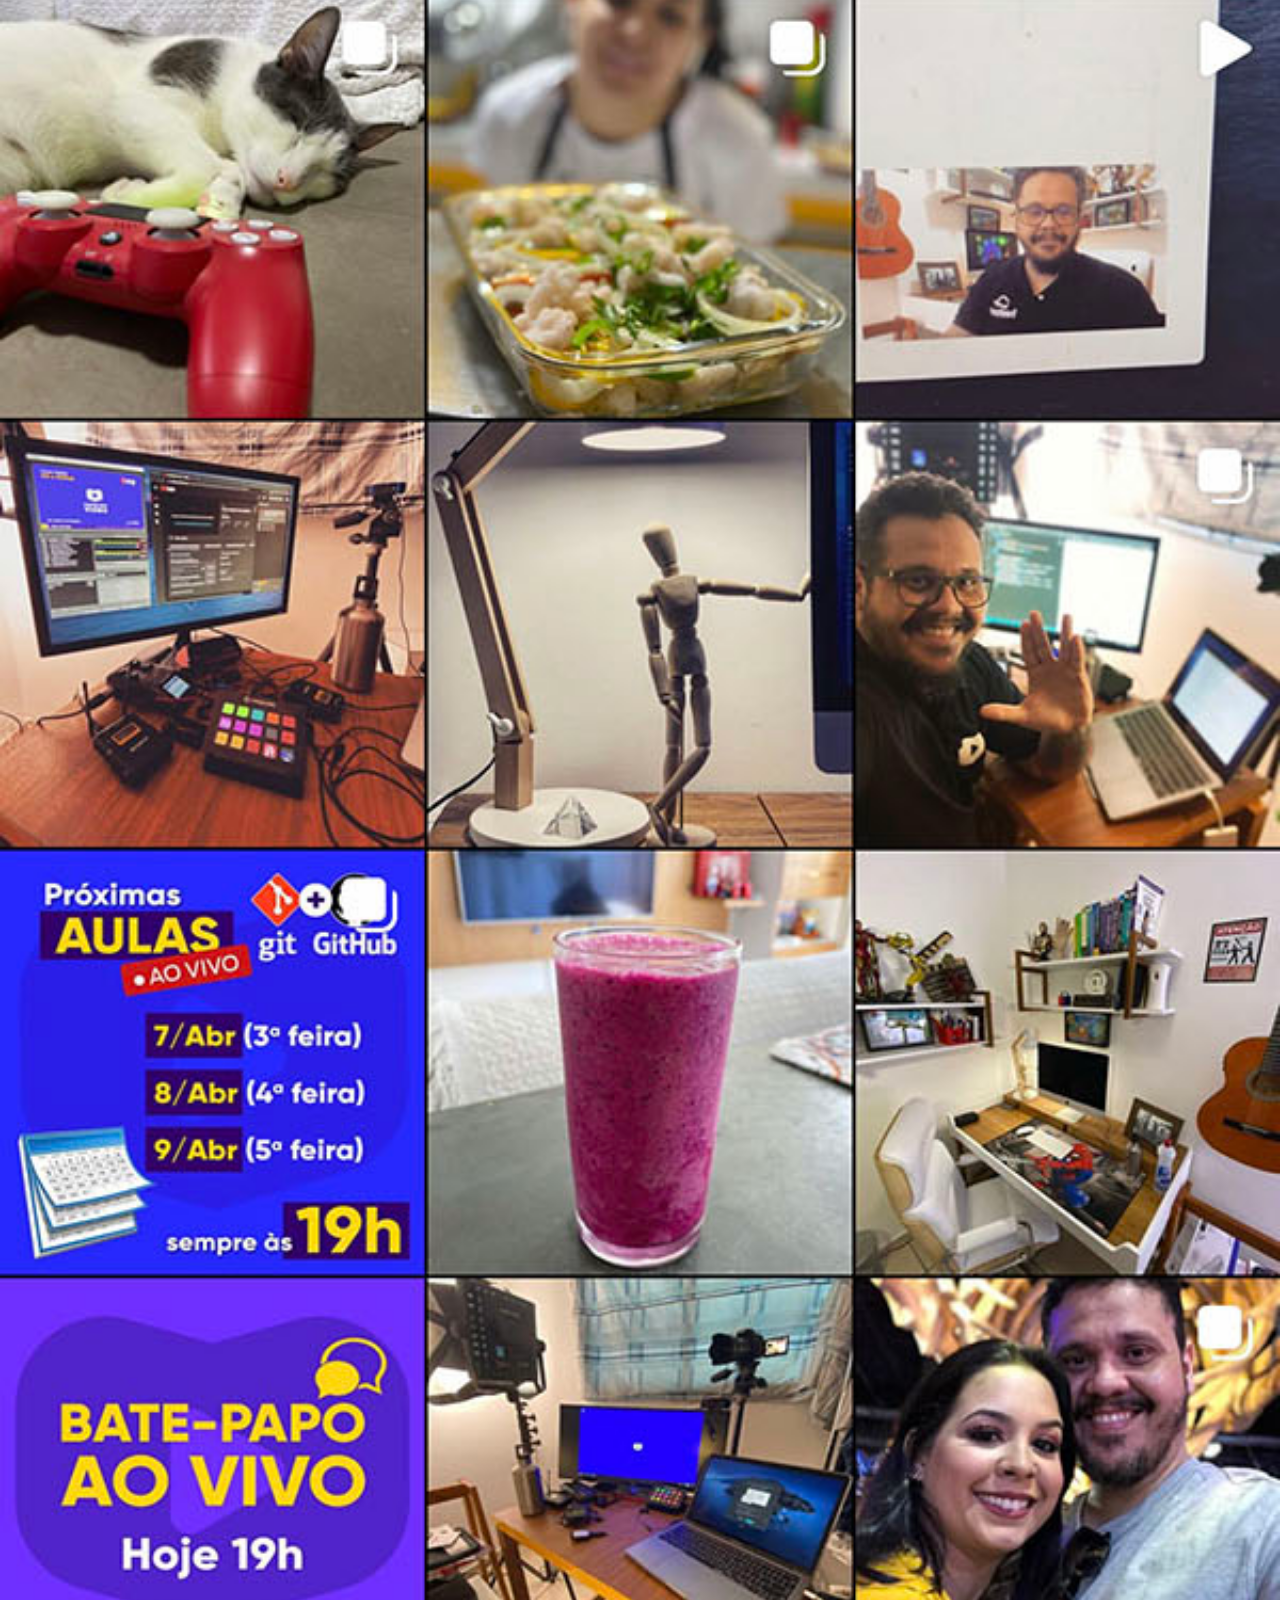
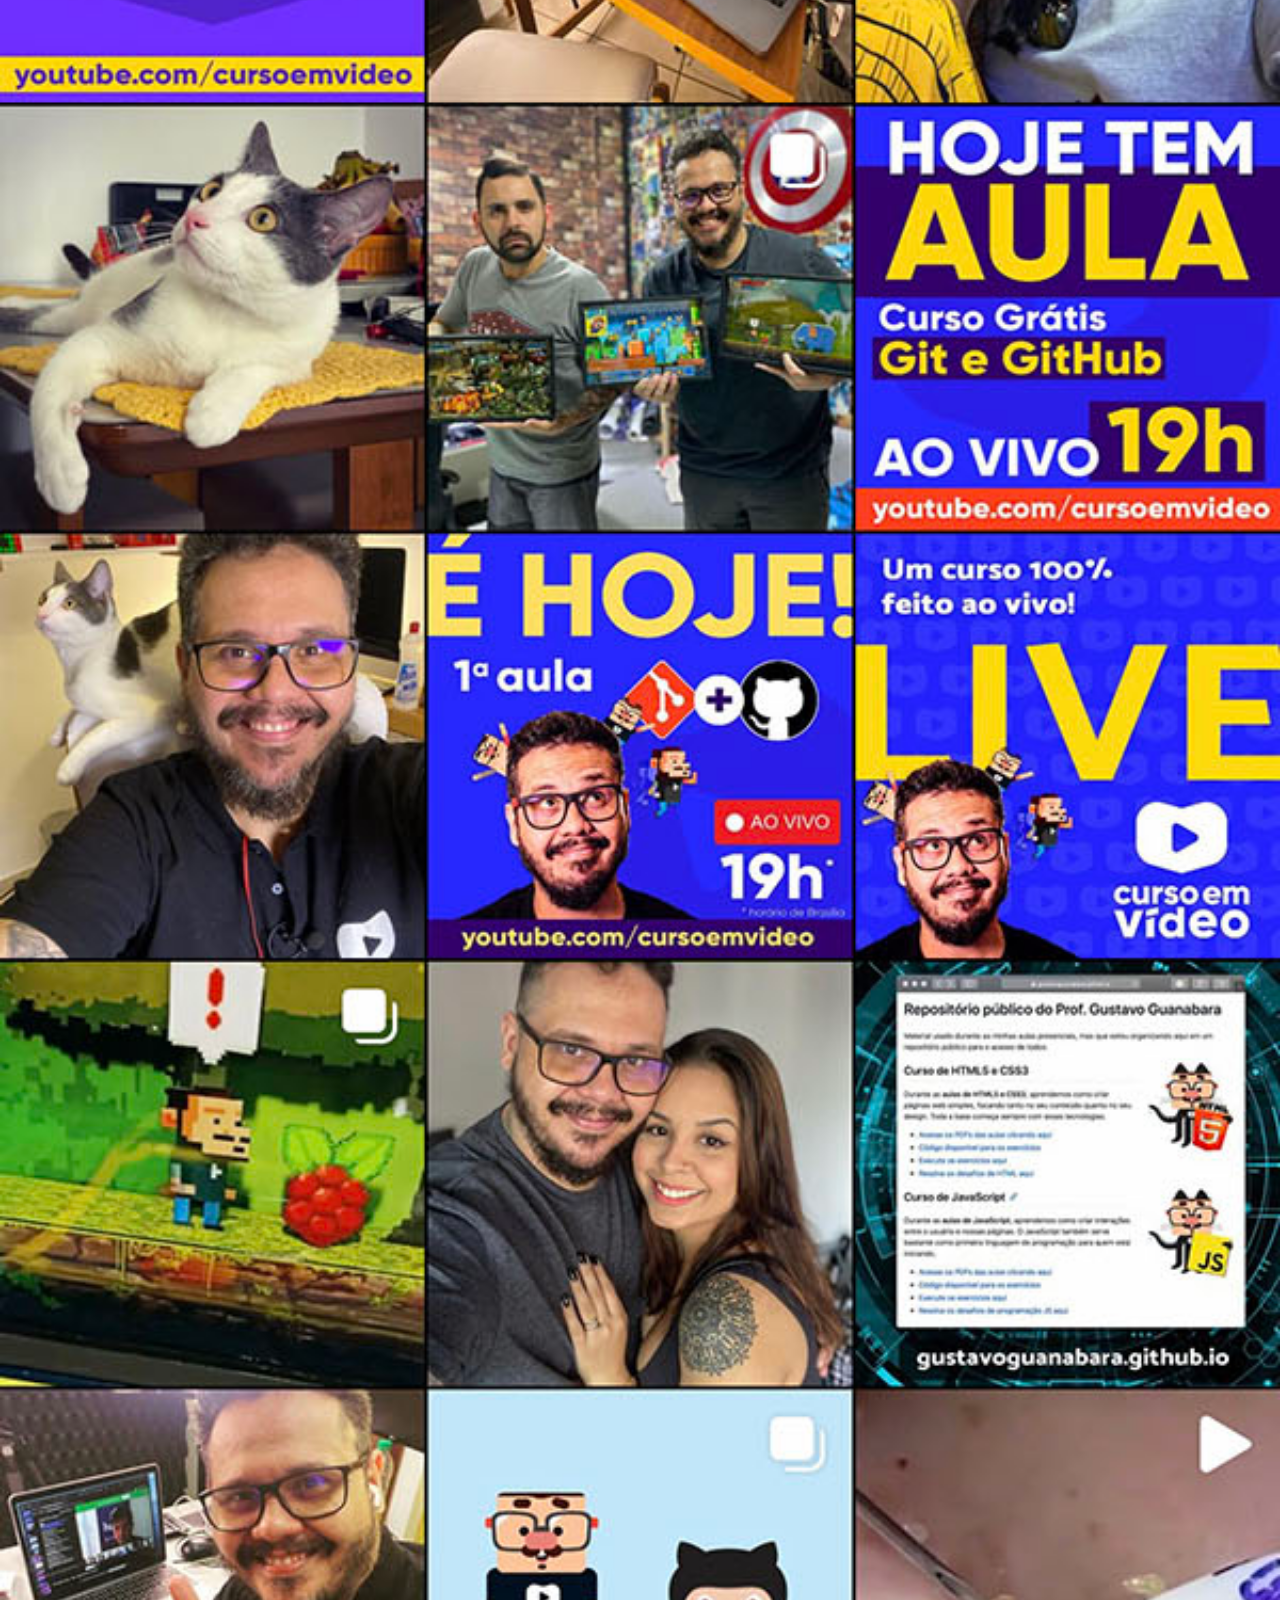
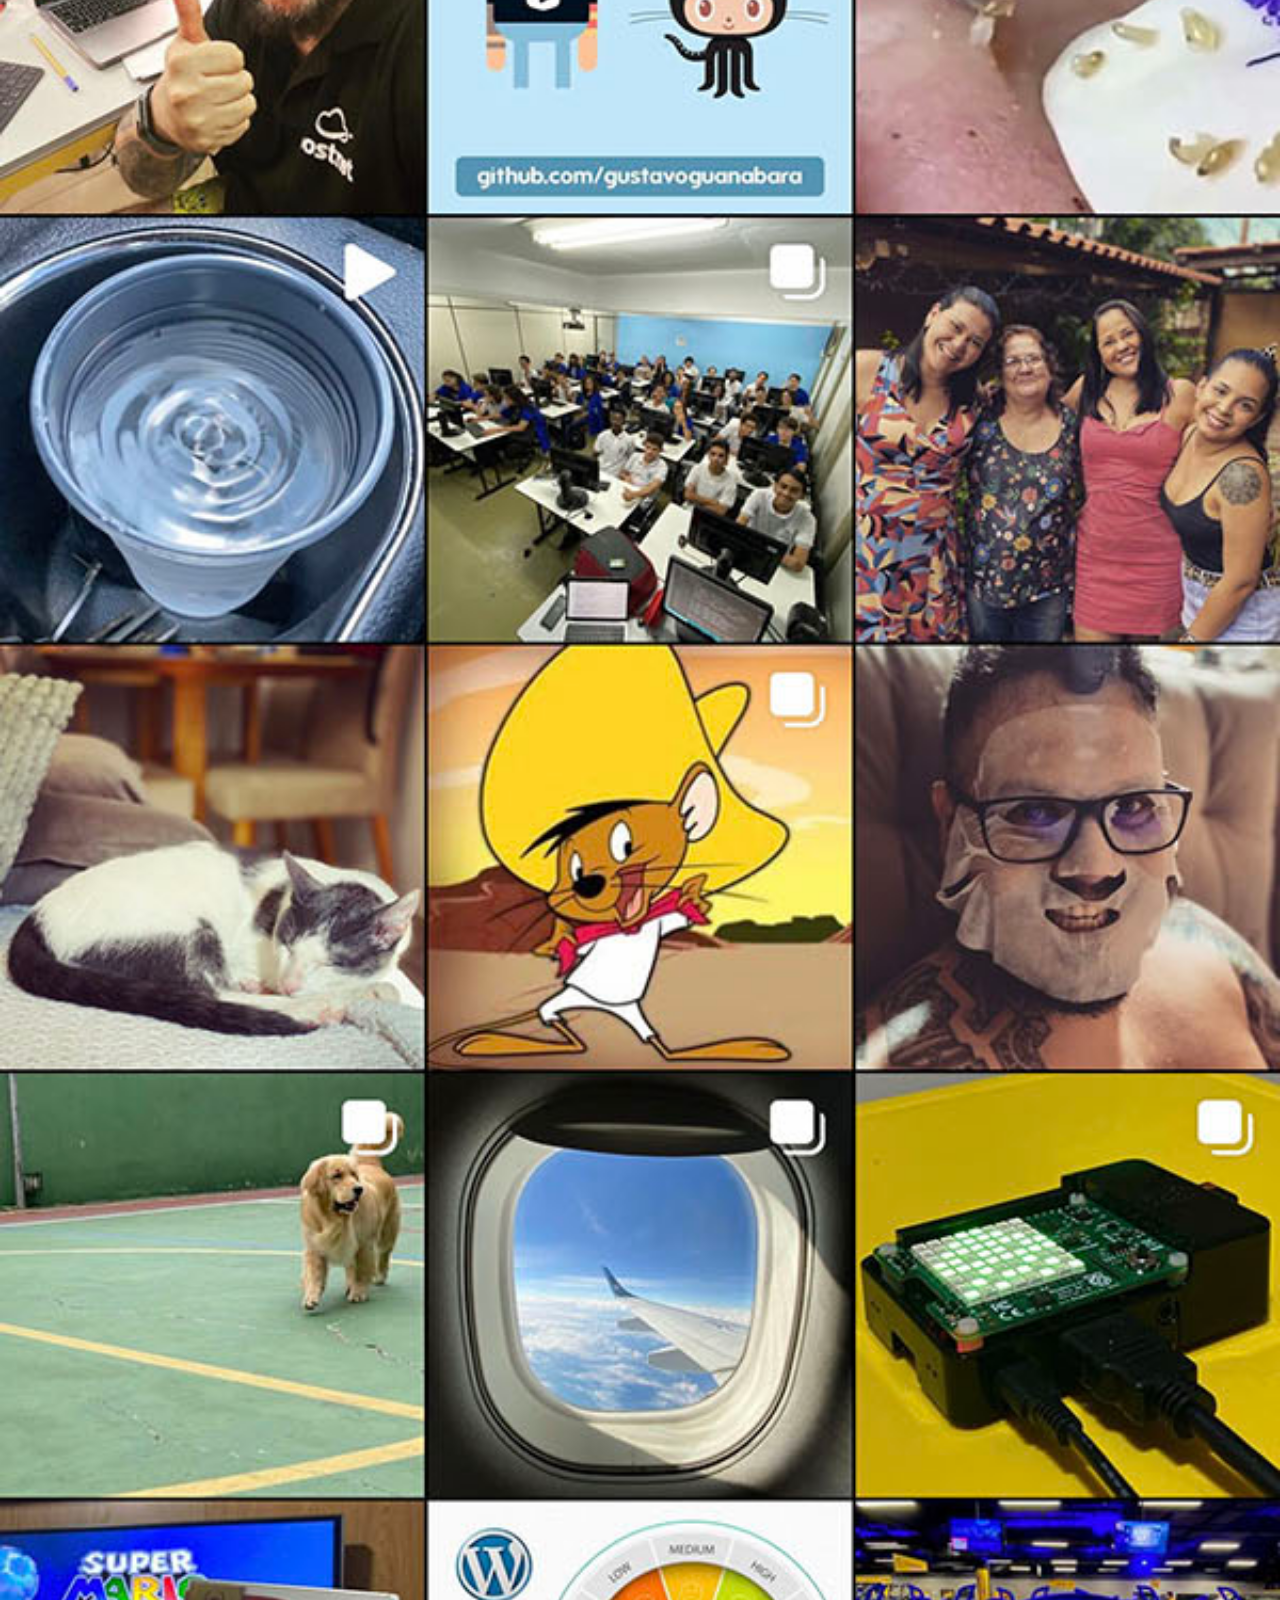
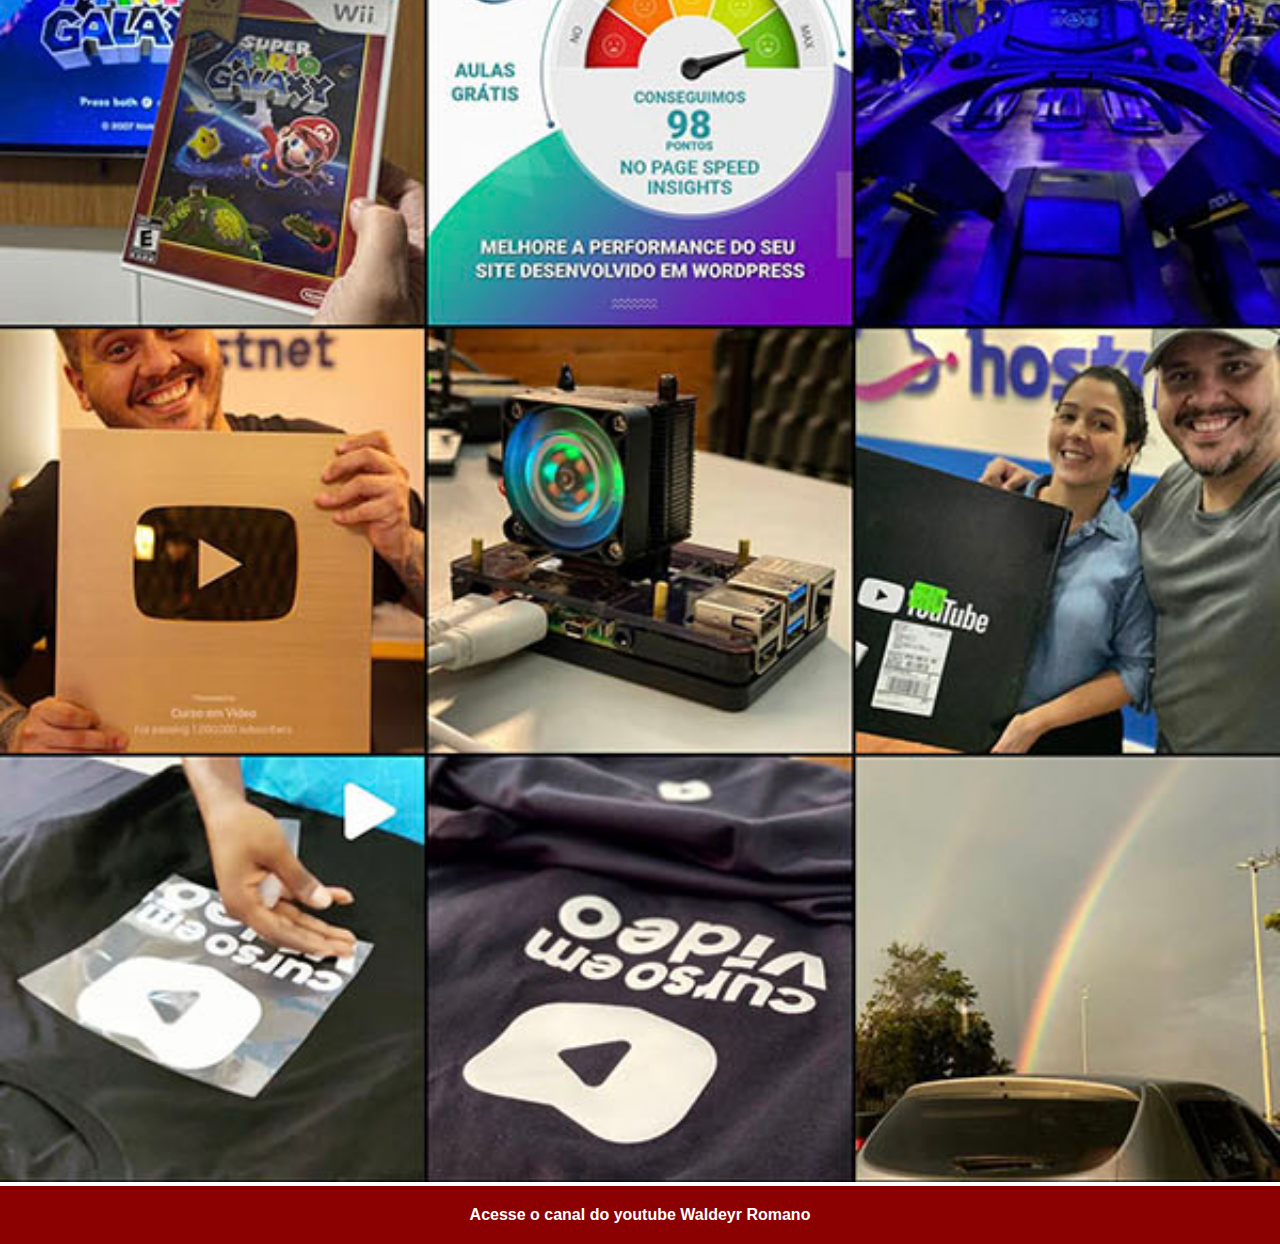
<file: instagram.html>
<!DOCTYPE html>
<html lang="pt-br">
<head>
    <meta charset="UTF-8">
    <meta name="viewport" content="width=device-width, initial-scale=1.0">
    <link rel="stylesheet" href="./Estilo/youtube/style.css">
    <title>instagram</title>
</head>
<body>
    <img src="imagens/tela-instagram.jpg" alt="tela-instagram">
    <a href="https://youtube.com/@waldeyrromano7011?si=HcY7oVO48UWDqbMz" target="_blank">Acesse o canal do youtube Waldeyr Romano</a>
</body>
</html>
</file>
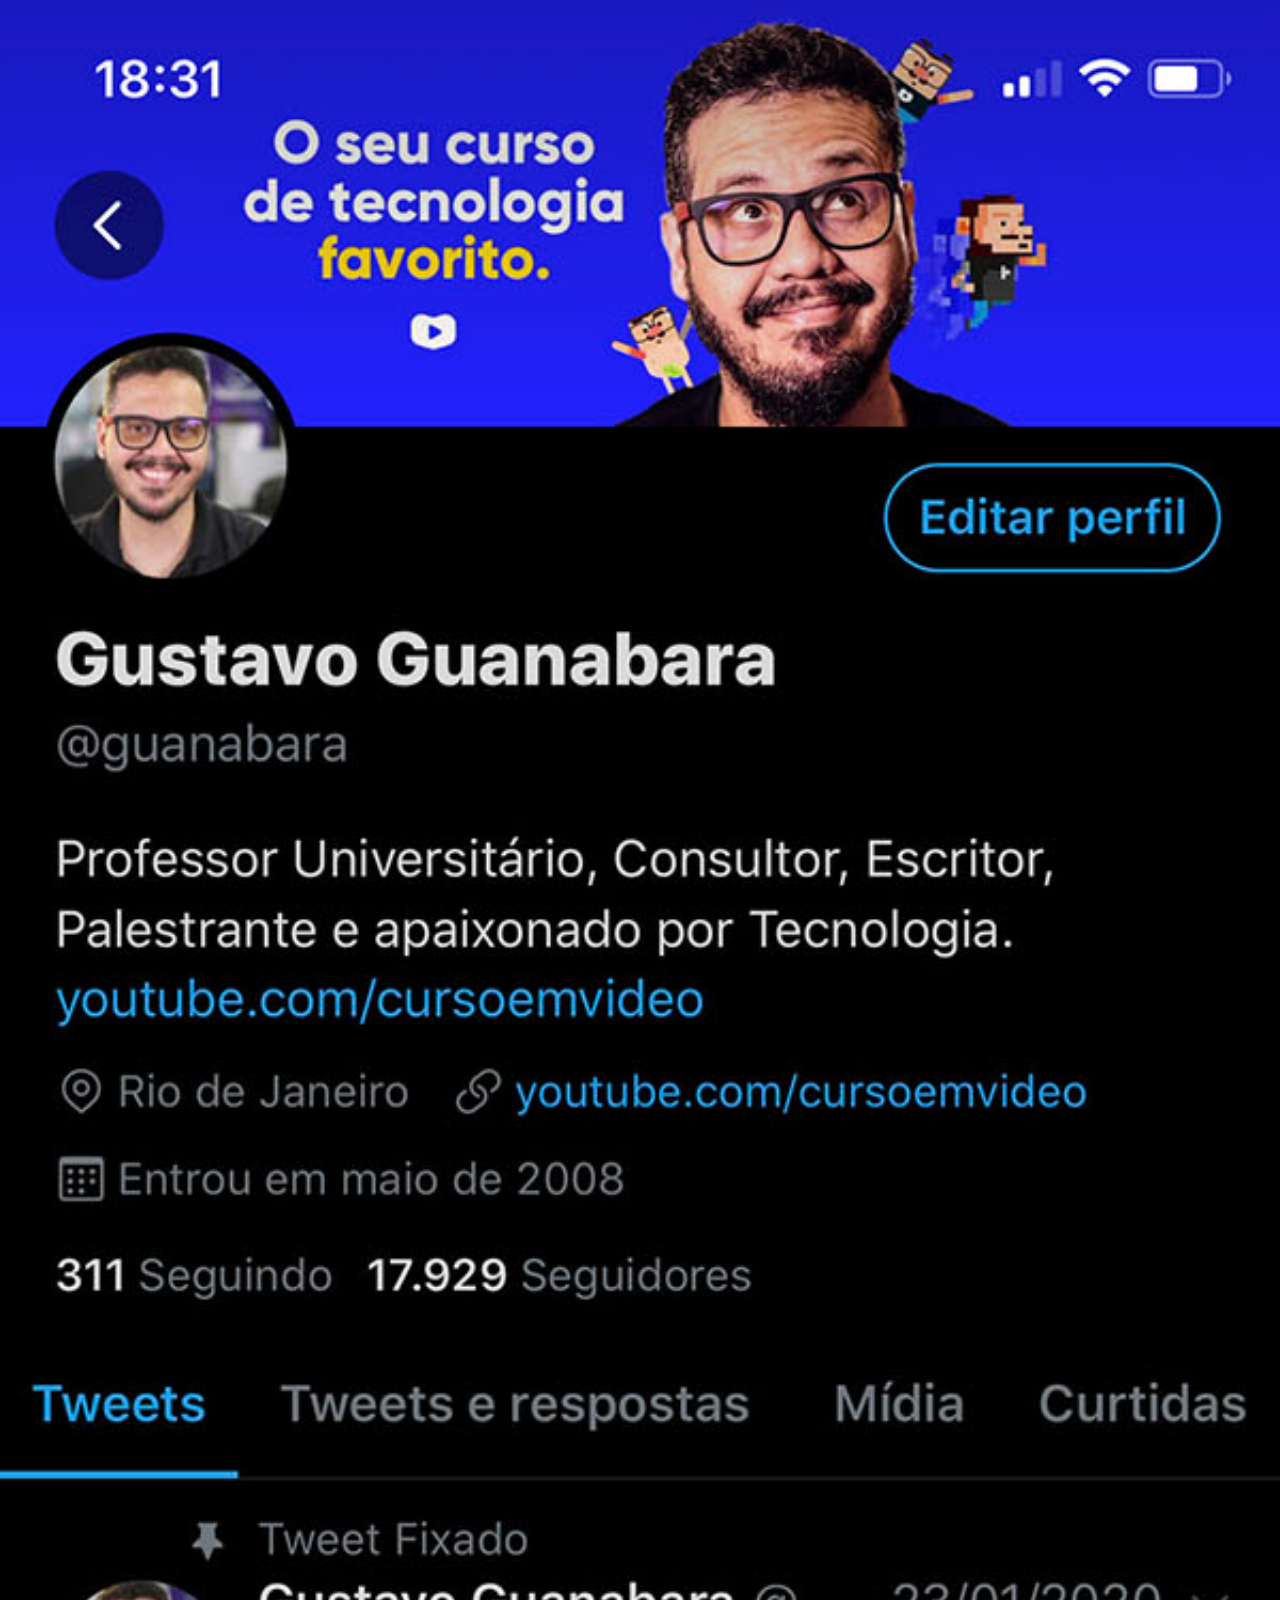
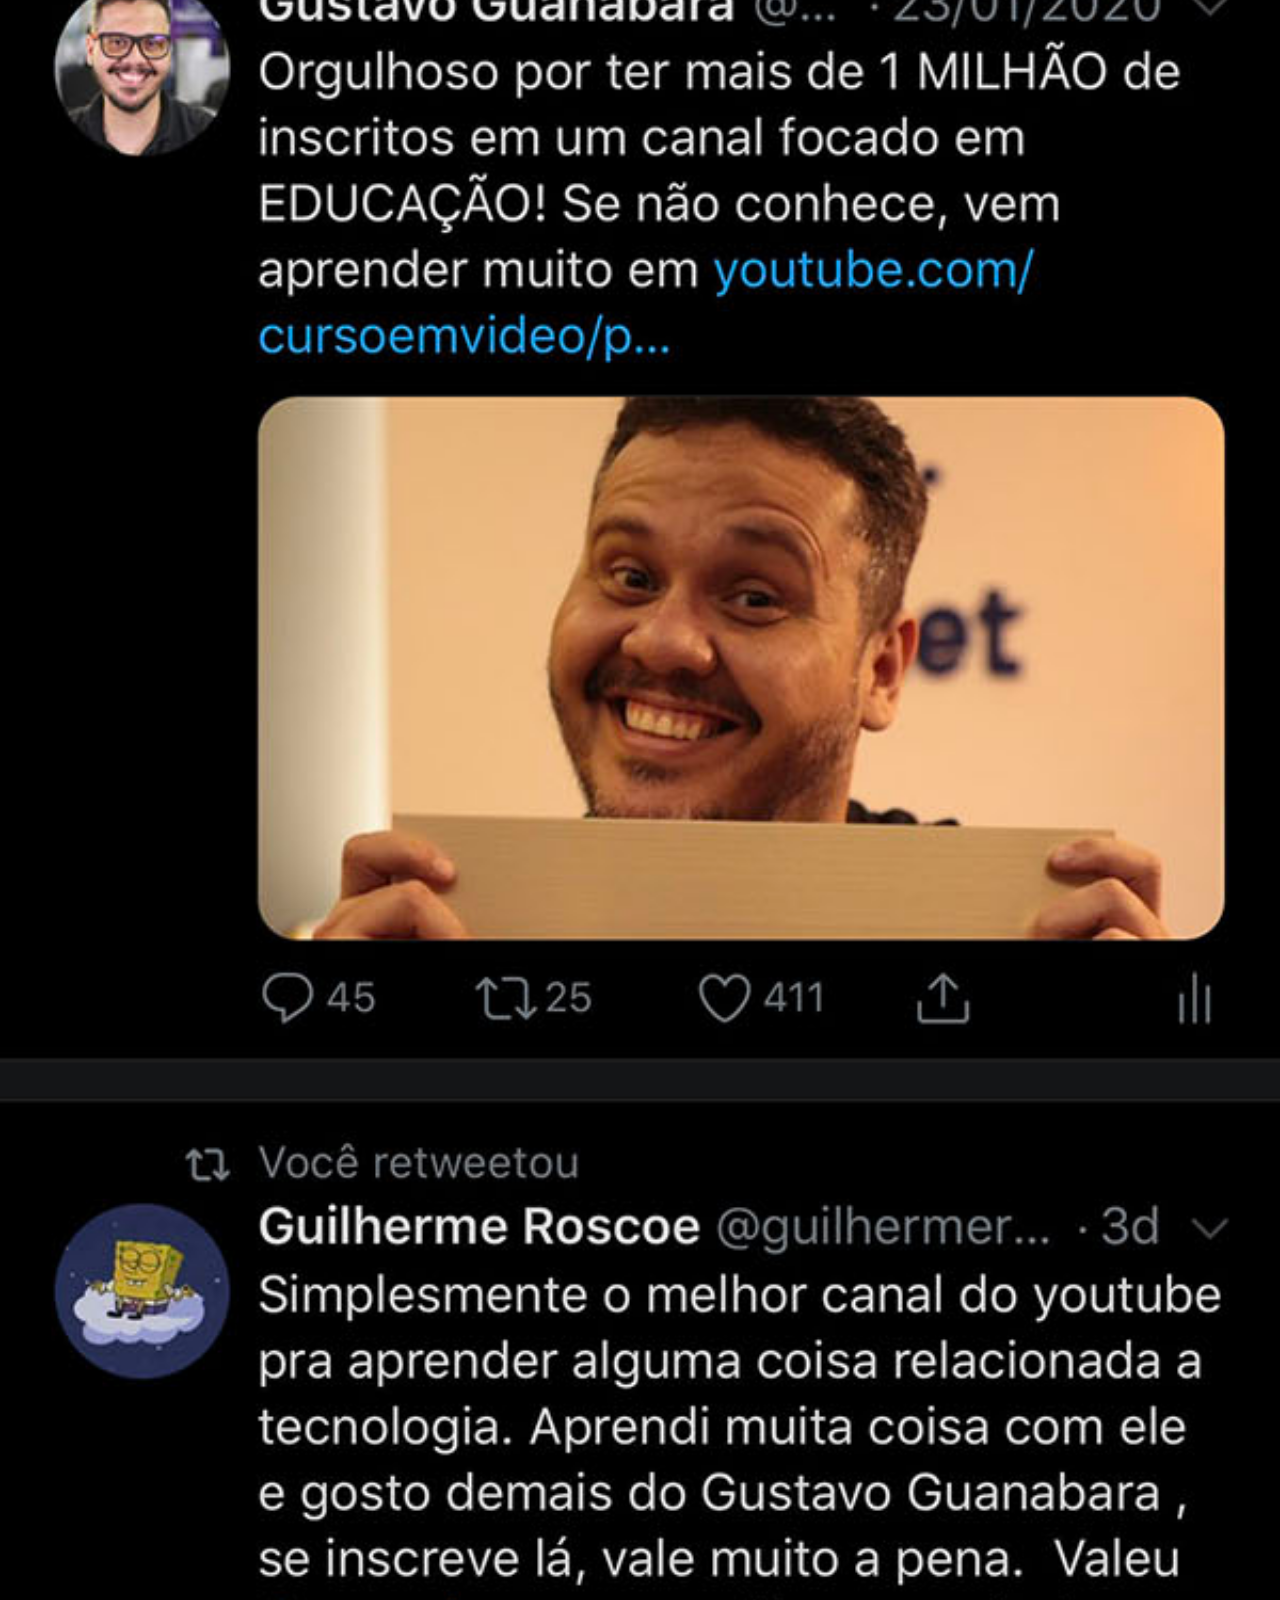
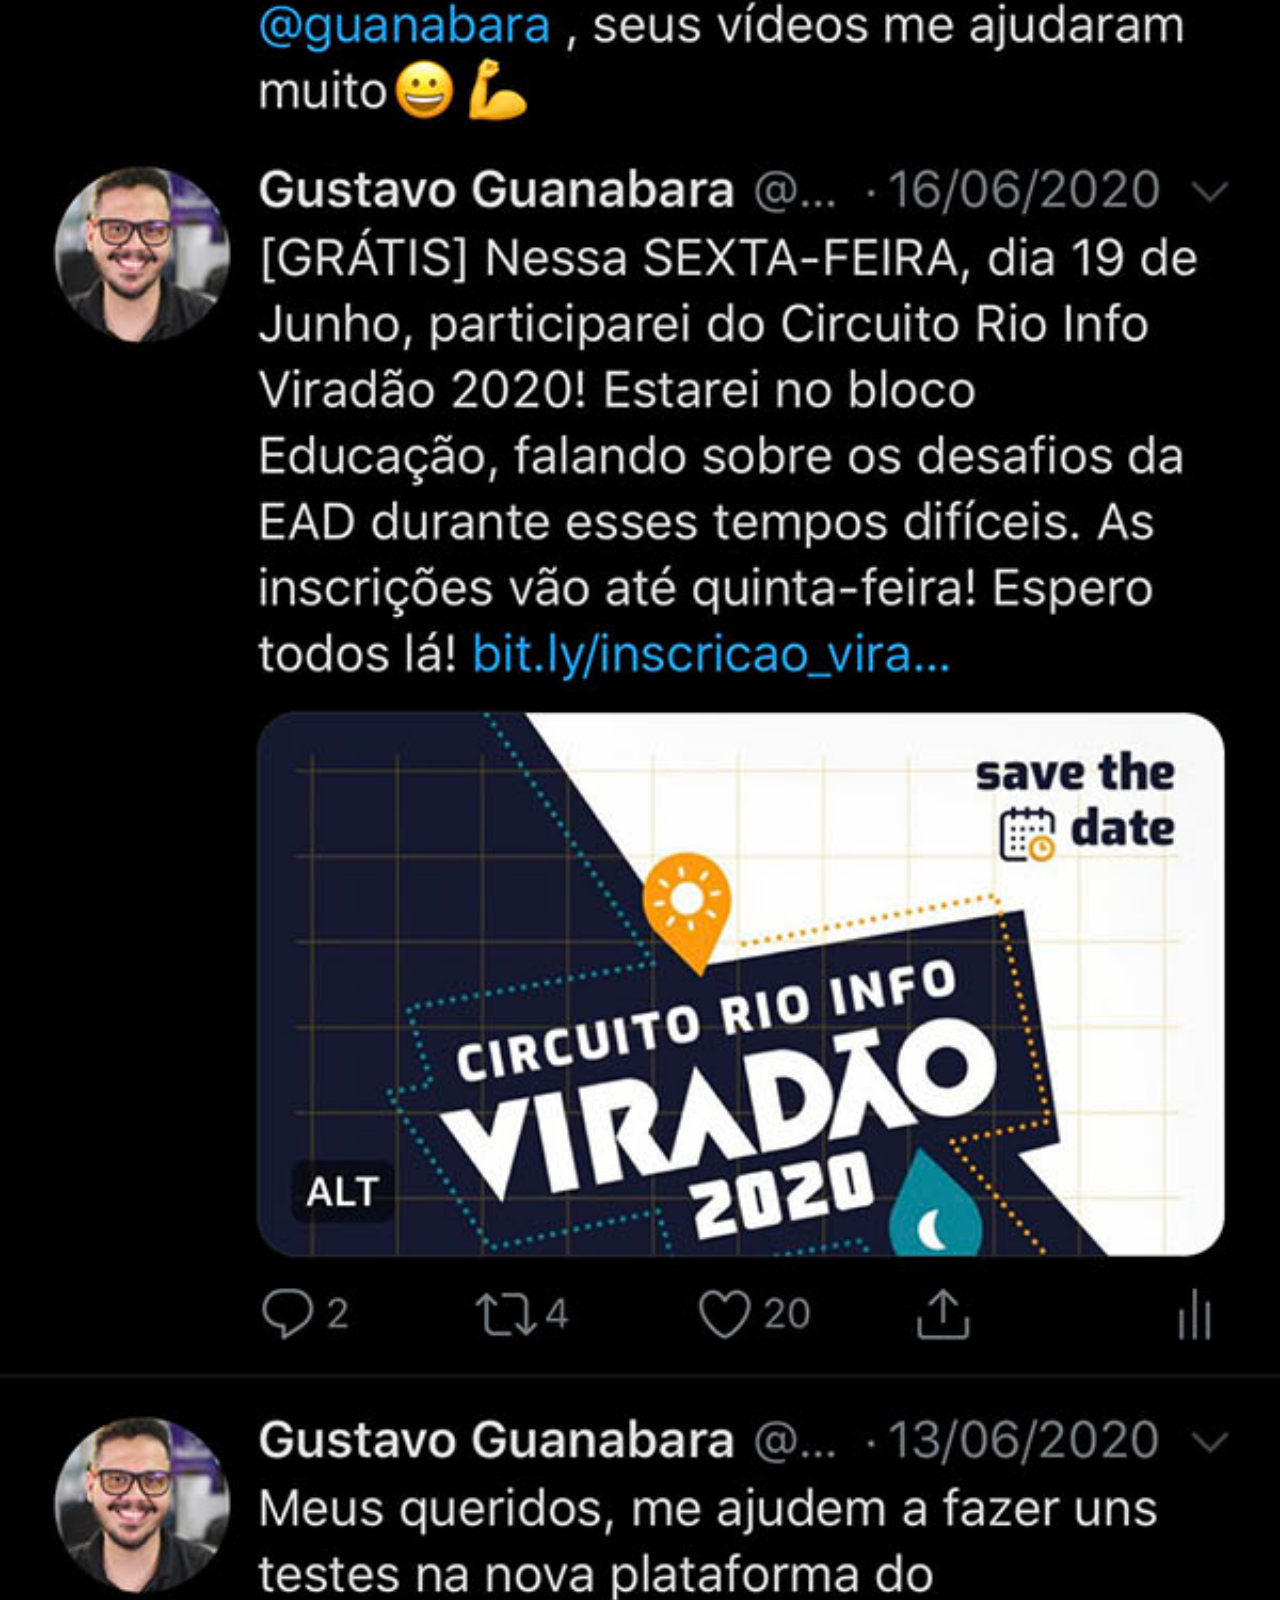
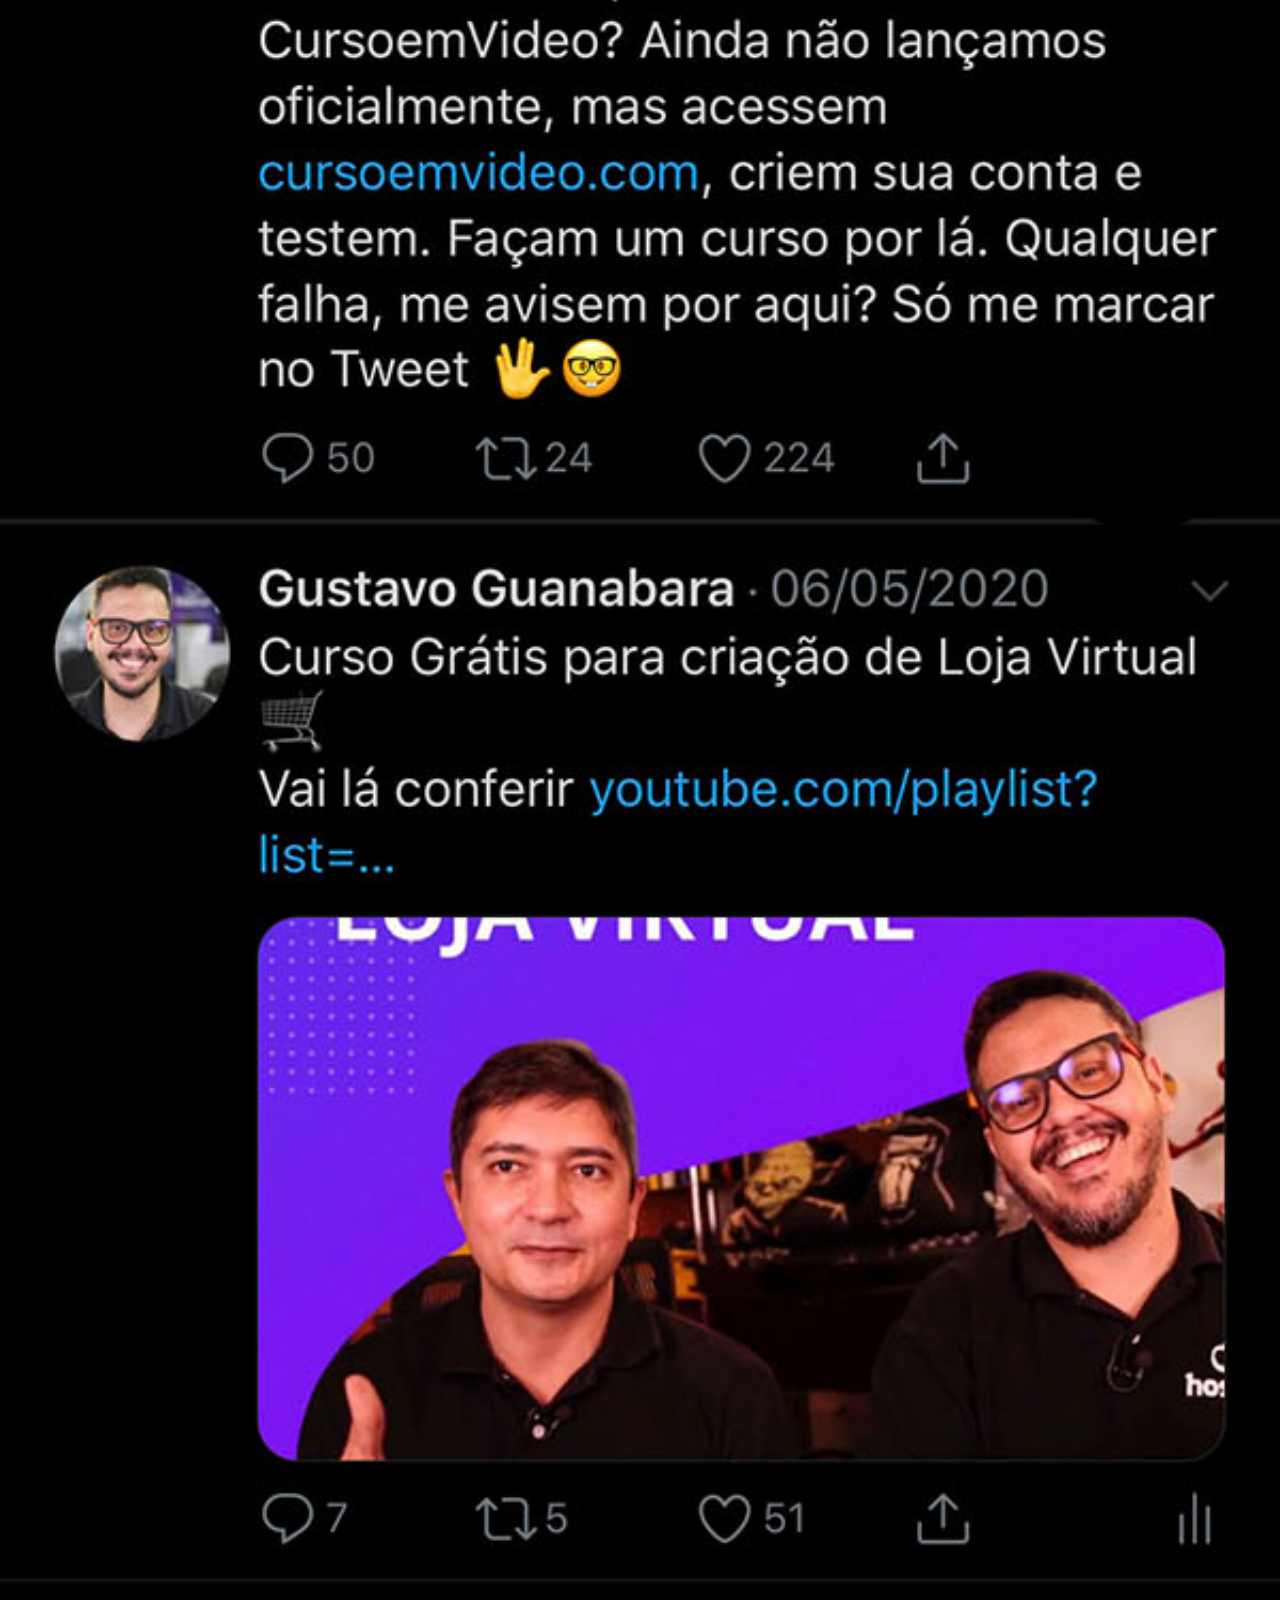
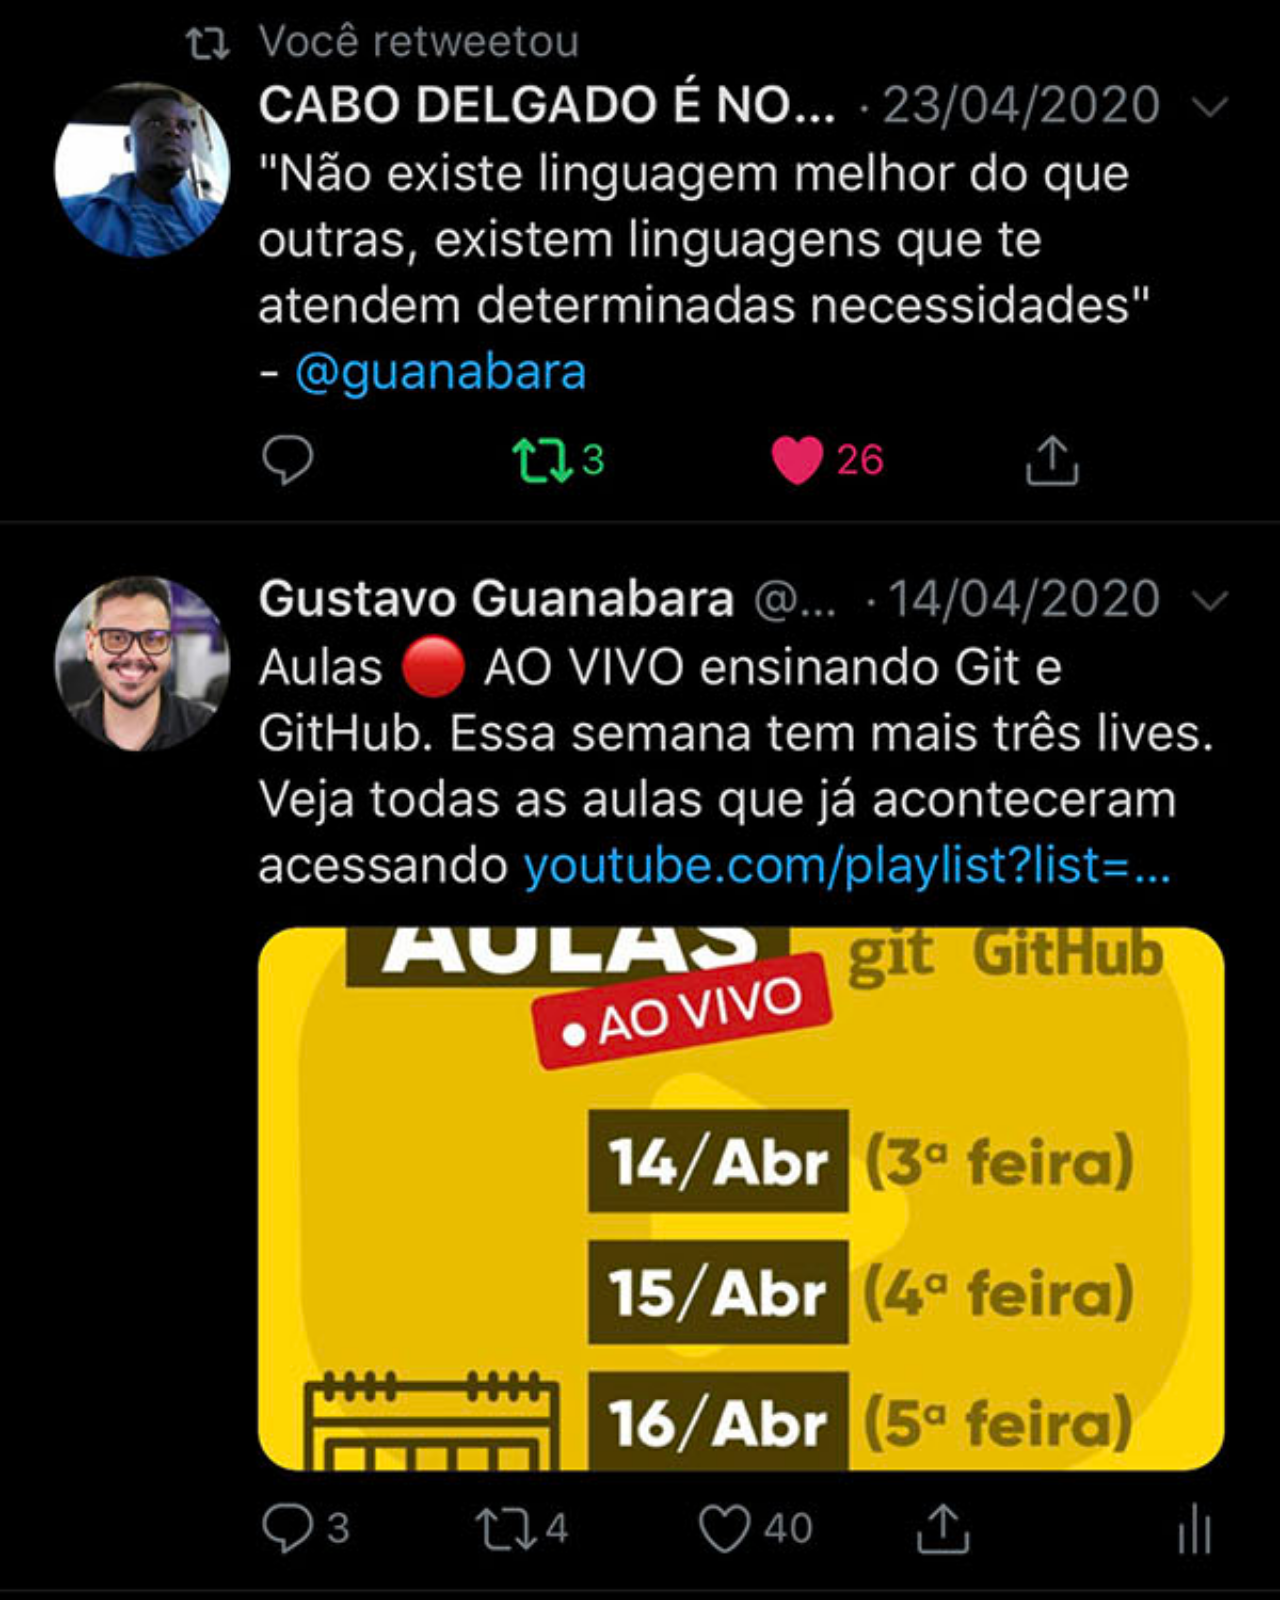
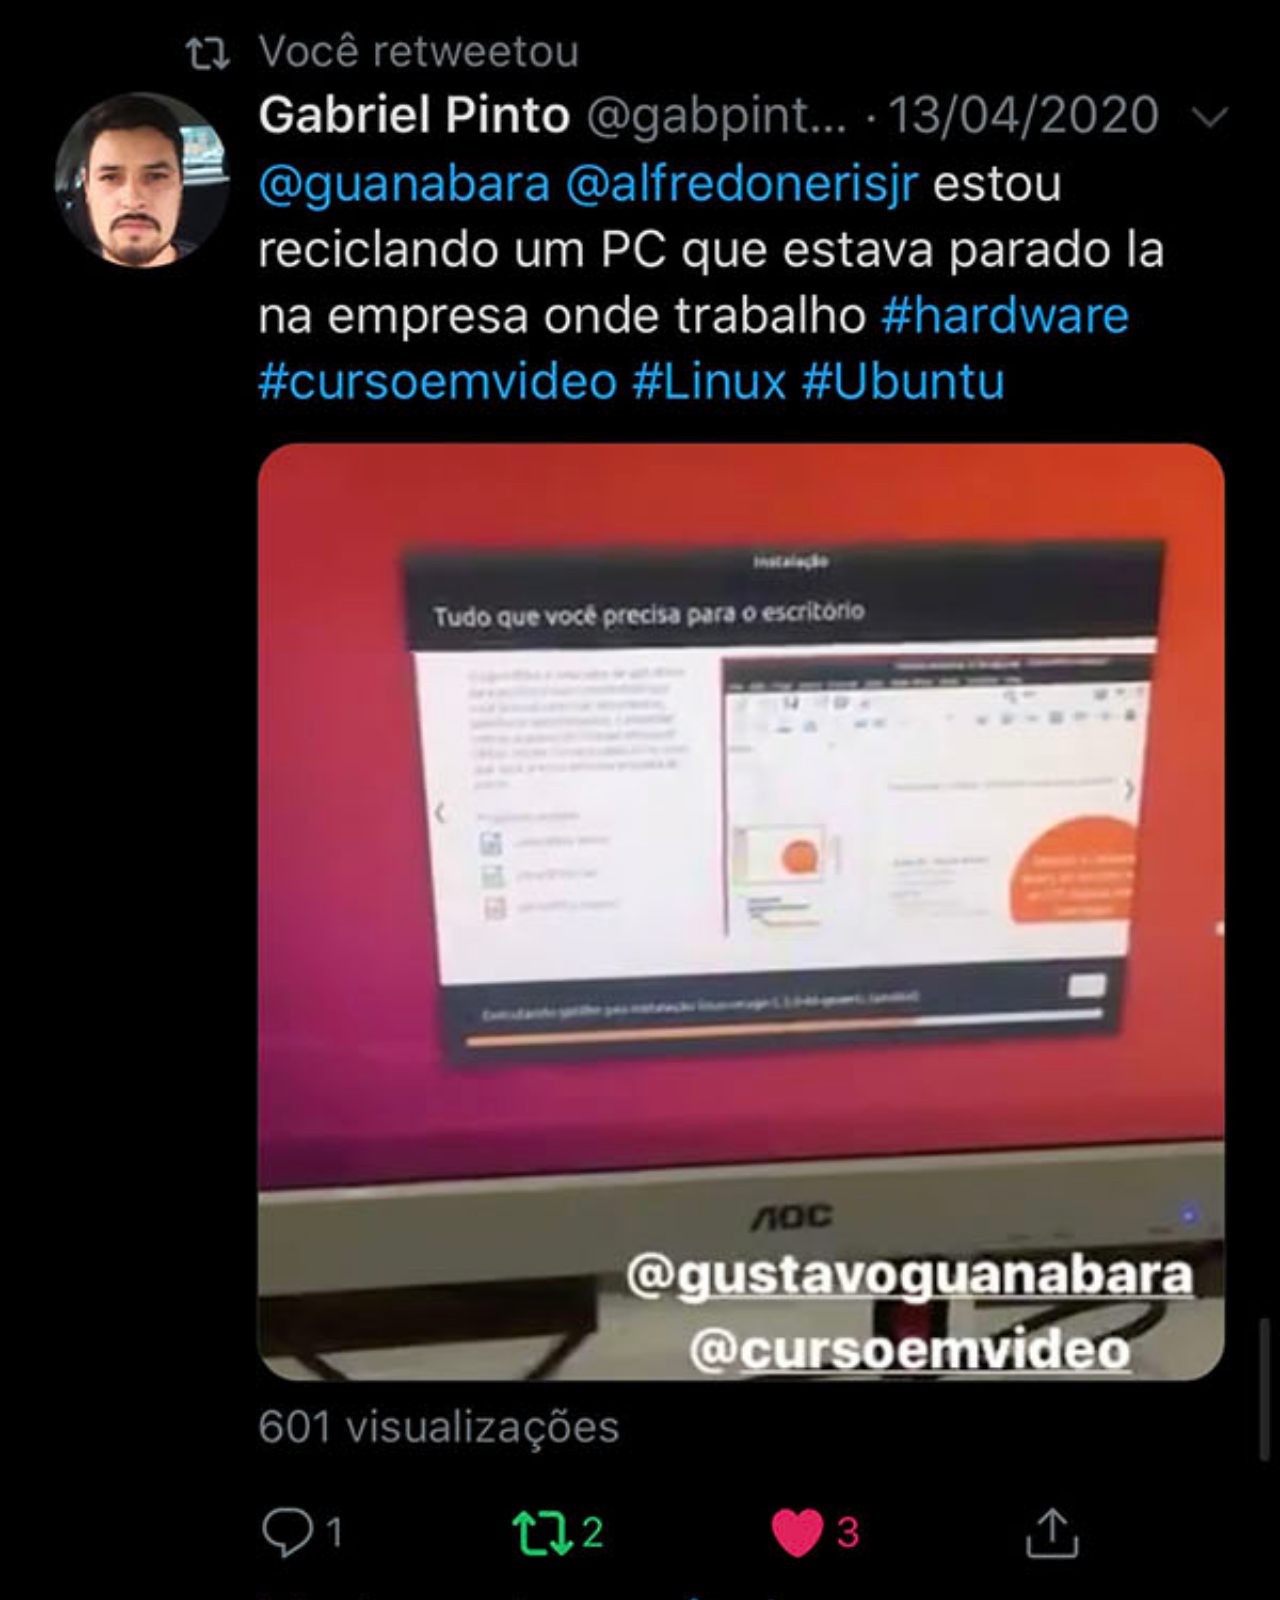
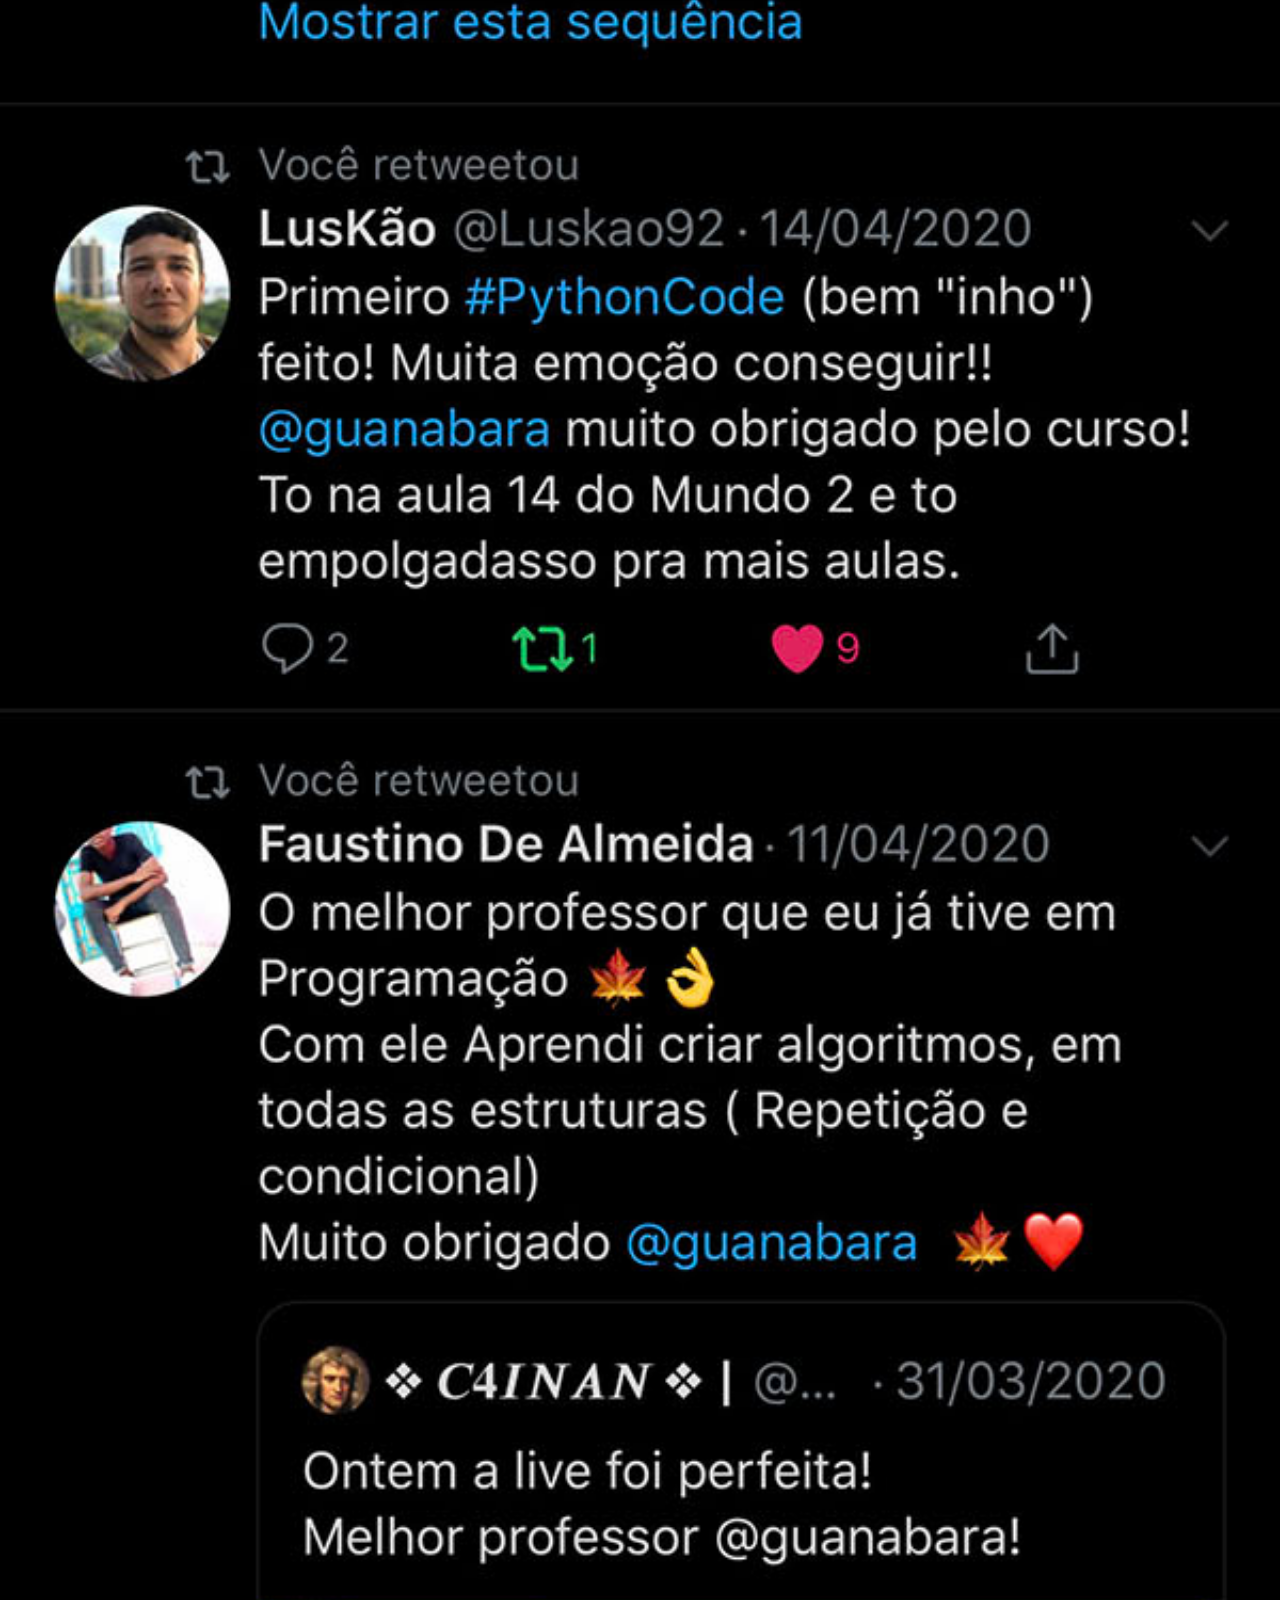
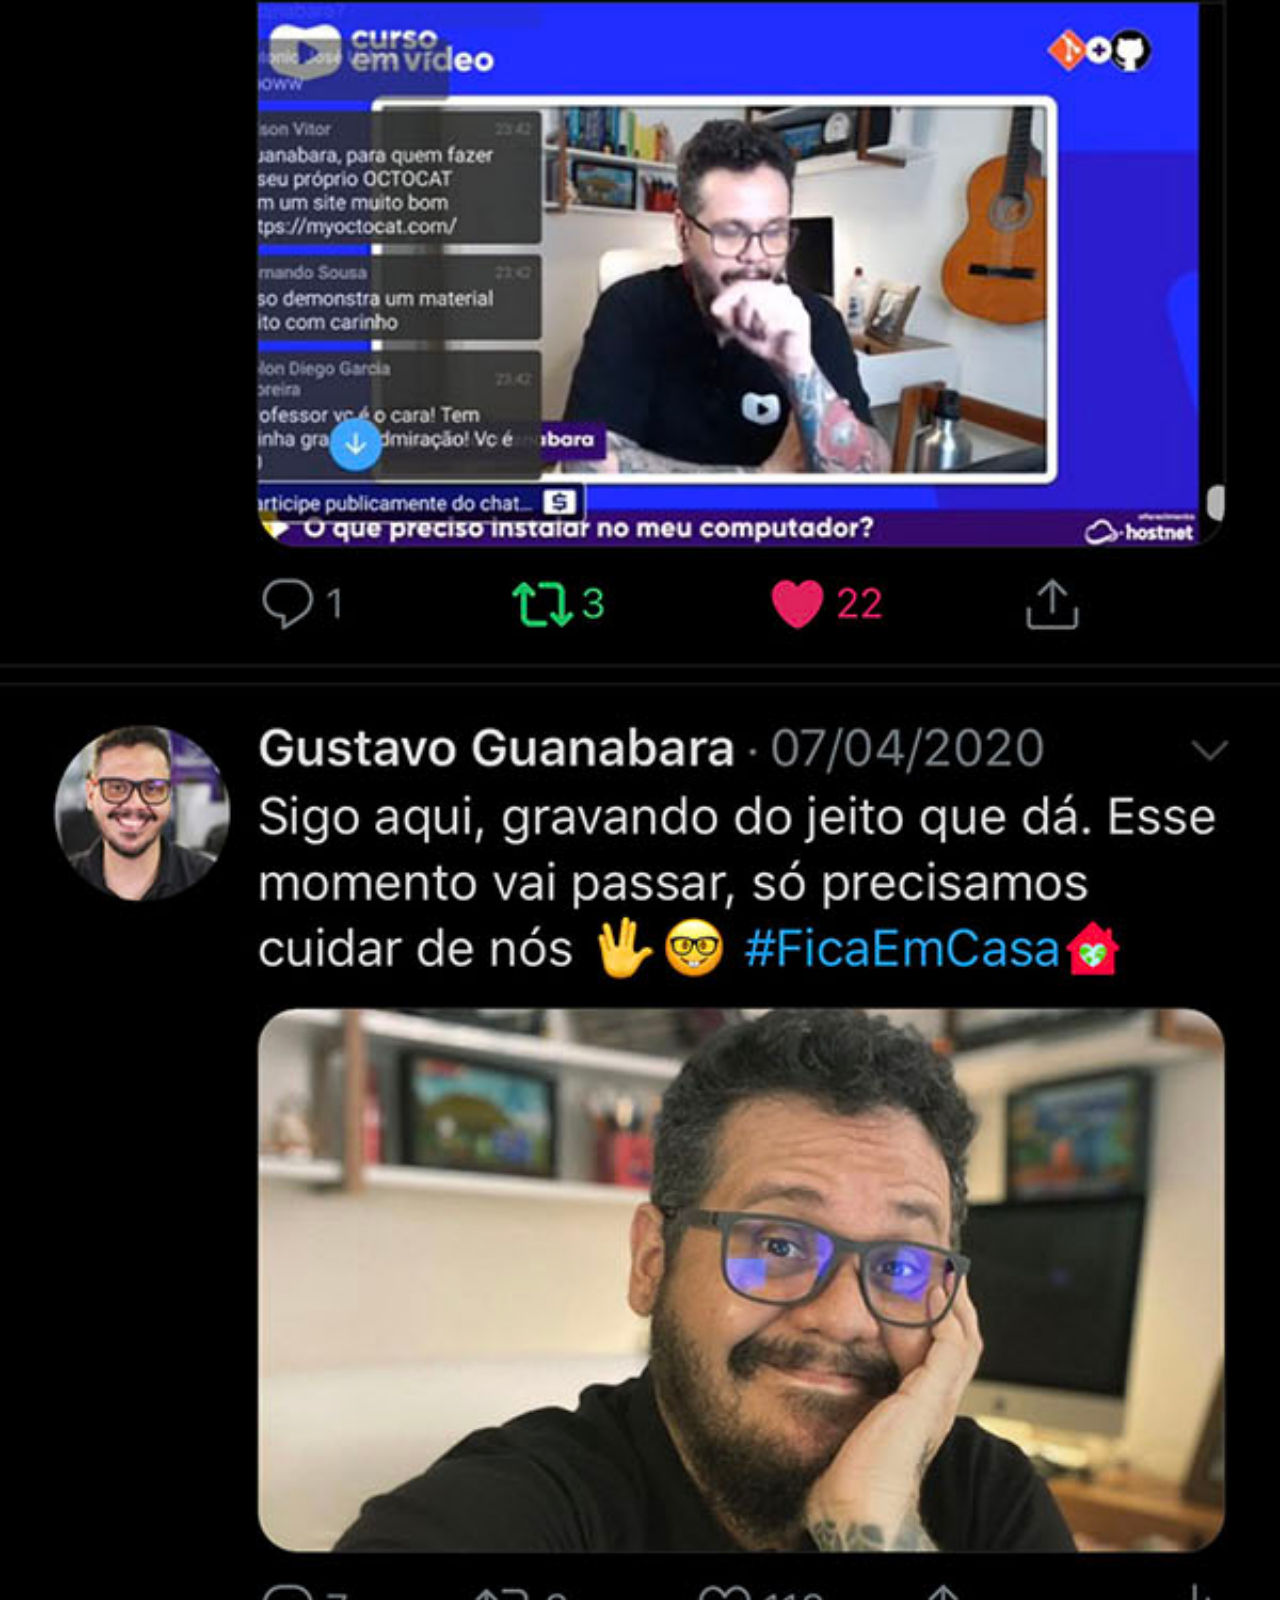
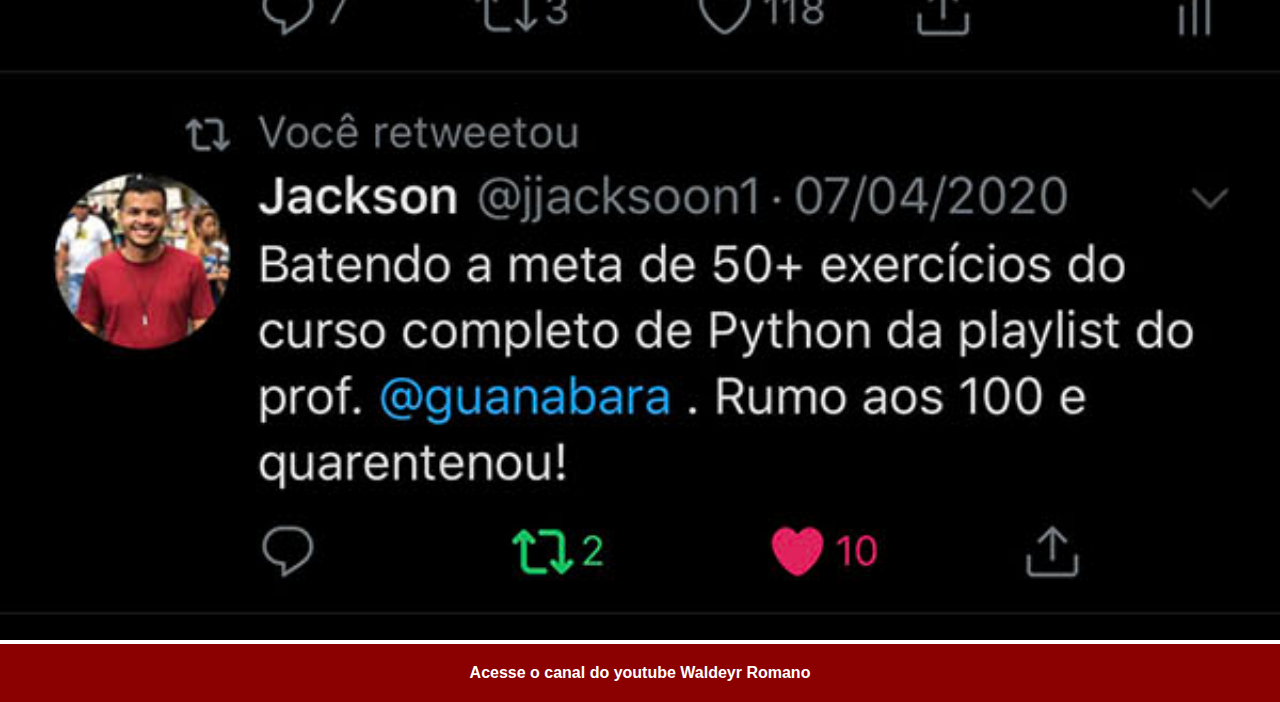
<file: twitter.html>
<!DOCTYPE html>
<html lang="pt-br">
<head>
    <meta charset="UTF-8">
    <meta name="viewport" content="width=device-width, initial-scale=1.0">
    <link rel="stylesheet" href="./Estilo/youtube/style.css">
    <title>twitter</title>
</head>
<body>

    <img src="imagens/tela-twitter.jpg" alt="tela-twitter">
    <a href="https://youtube.com/@waldeyrromano7011?si=HcY7oVO48UWDqbMz" target="_blank">Acesse o canal do youtube Waldeyr Romano</a>
    
    
</body>
</html>
</file>
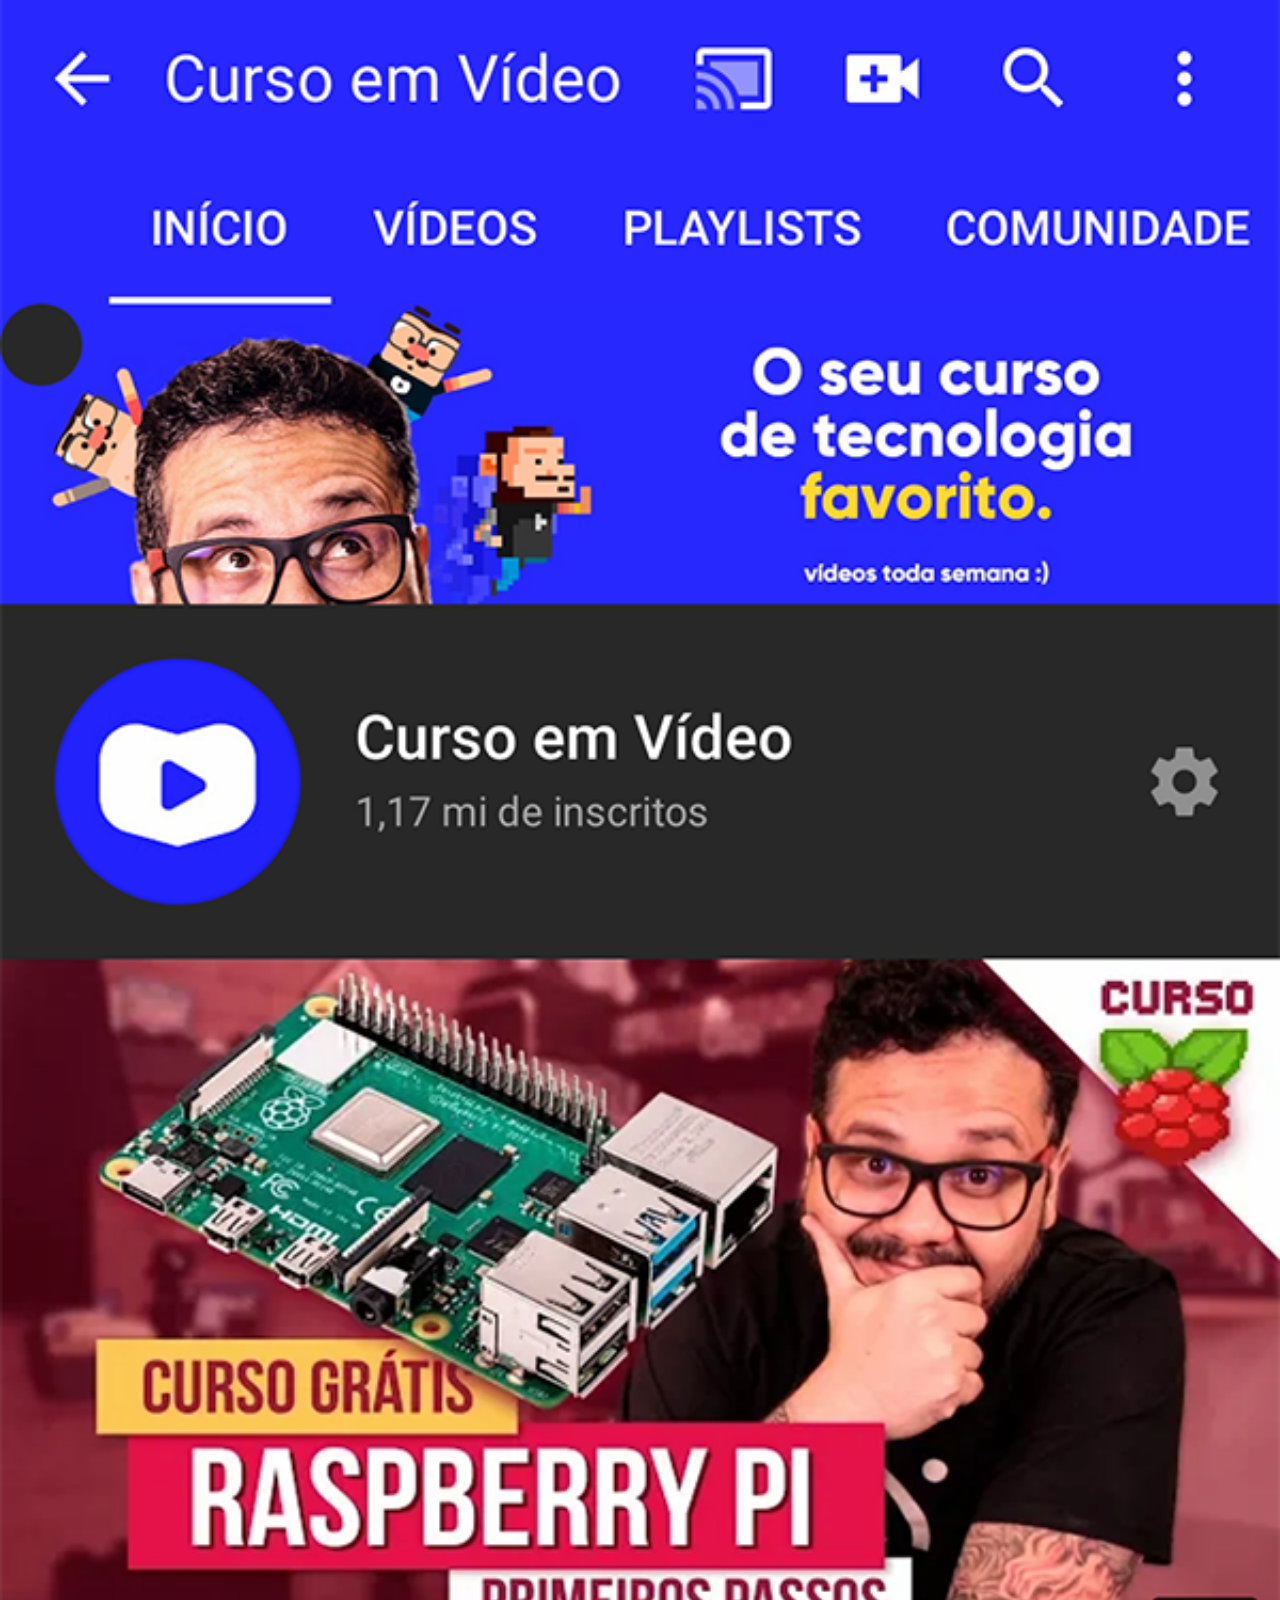
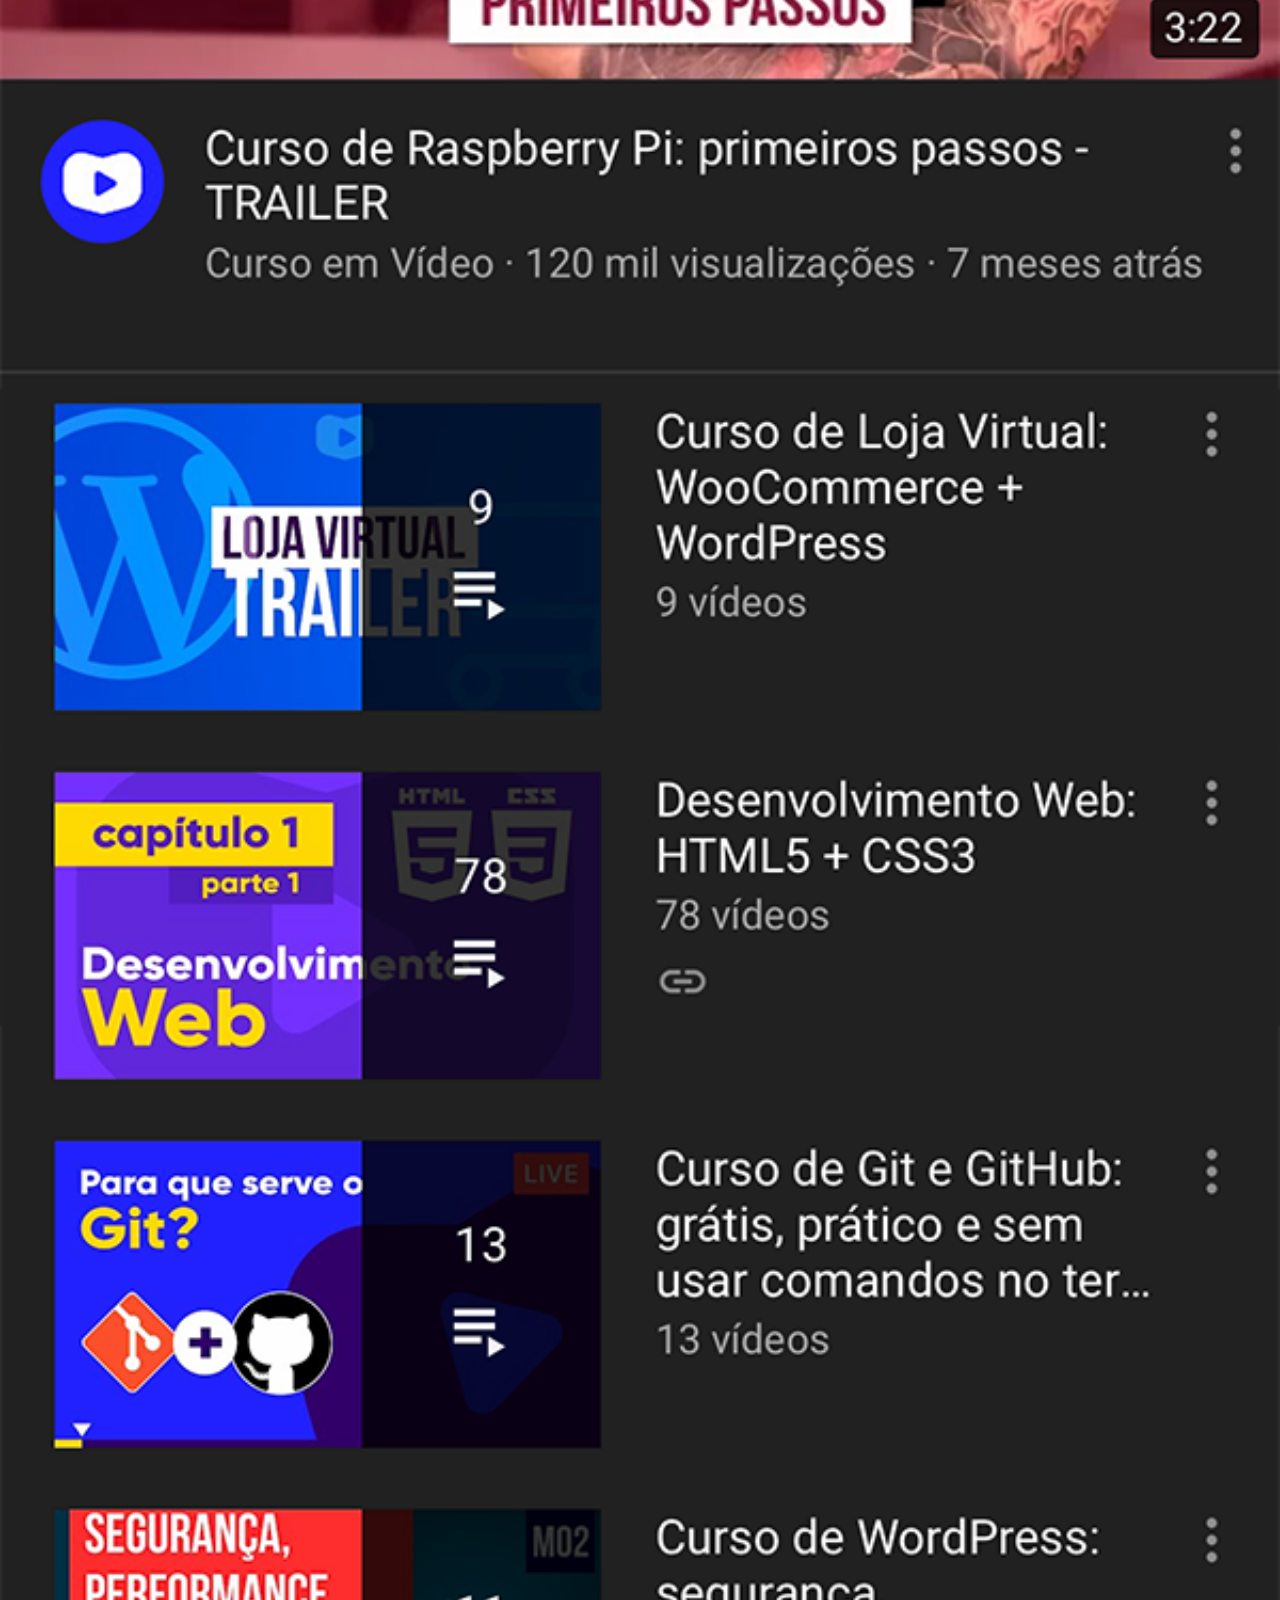
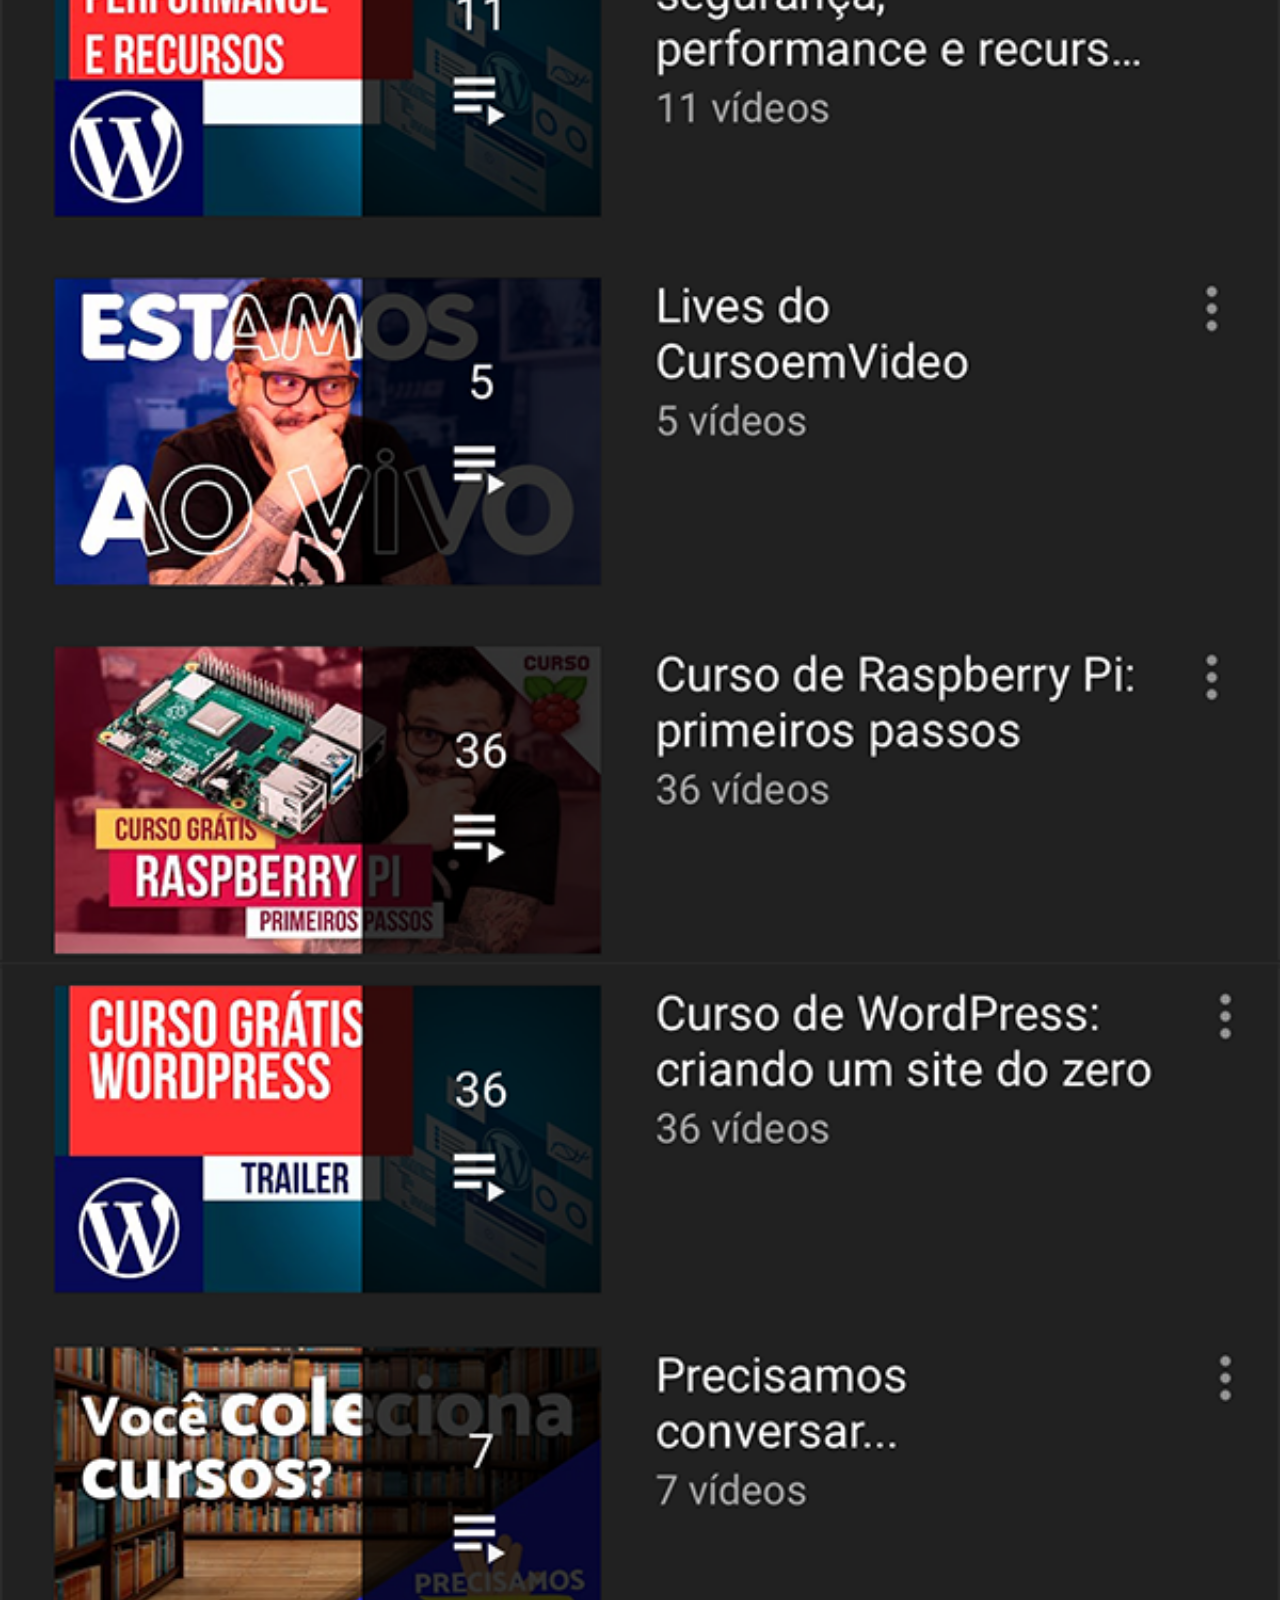
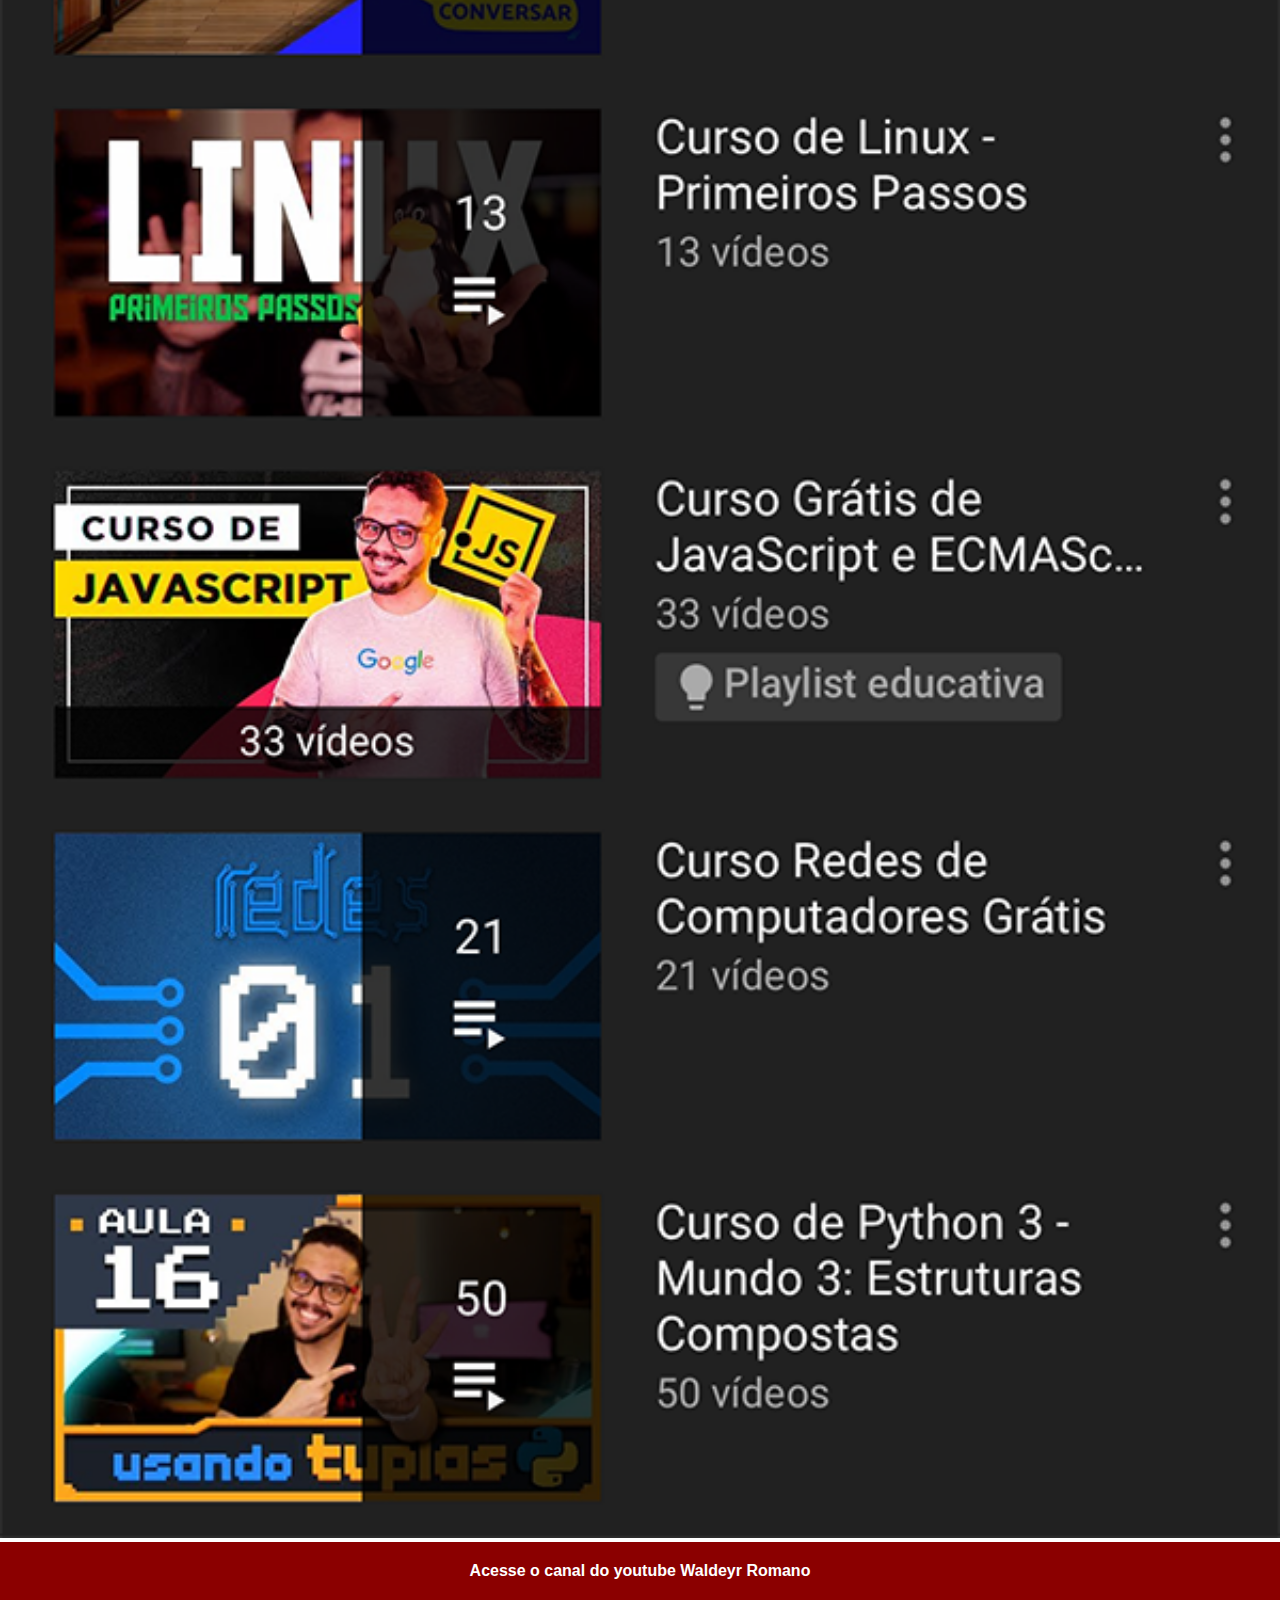
<file: youtube.html>
<!DOCTYPE html>
<html lang="pt-br">

<head>
    <meta charset="UTF-8">
    <meta name="viewport" content="width=device-width, initial-scale=1.0">
    <link rel="stylesheet" href="./Estilo/youtube/style.css">
    <title>youtube</title>
</head>

<body>

    <img src="imagens/tela-youtube.png" alt="tela-youtube">
    <a href="https://youtube.com/@waldeyrromano7011?si=HcY7oVO48UWDqbMz" target="_blank">Acesse o canal do youtube
        Waldeyr Romano</a>

</body>

</html>
</file>
<file: Estilo/youtube/style.css>
*{
    margin:0px;
    padding: 0px;
    font-family: Arial, Helvetica, sans-serif;
}

a{
    display: block;
    background-color: darkred;
    padding: 20px;
    text-align: center;
    color: white;
    font-weight: bold;
    text-decoration: none;

}

img{

    width: 100vw;
   
}

/*Escondendo a barra de rolagem*/

::-webkit-scrollbar{
    width: 0px;
    height: 0px;
}

a:hover{
    background-color: red;

}
</file>
<file: home/style.css>
*{
    margin: 0px;
    padding: 0px;
}

/*Criando um iframe */

body{
    height: 95vh;
    width: 95vw;
    background: black url('../imagens/tela-home.jpg') no-repeat top center;
    background-size: cover;
}
</file>
<file: Estilo/style.css>
@charset "UTF-8";

/*Resetando*/
* {
    margin: 0px;
    padding: 0px;
    font-family: Arial, Helvetica, sans-serif;
}

/*Configurando o body e o html para centralizar a img*/

html,
body {

    height: 100vh;
    width: 100vw;
    background-color: black;
}
body{
    background: url('../imagens/fundo-madeira.jpg') no-repeat top center;
    background-size: cover;
    background-attachment: fixed;
    
}

/*colocando img no centro*/

main {
    height: 99vh;
    position: relative;


}

/*Centralizando*/
section#telefone {
    background: url('../imagens/frame-iphone.png');
    background-repeat: no-repeat;
    width: 311px;
    height: 627px;
    position: absolute;
    transform: translate(-50%, -50%); /* centro*/
    top: 50%;
    left: 50%;

}

iframe#tela{
    position: relative;
    top: 80px;
    left: 22px;
    width: 267px;
    height: 471px;


}

section#redes-sociais  img{

    width: 50px;
    margin: 10px;
    border-radius: 50%; /* Colando img no formato de  circulo*/
    box-shadow: 2px 2px 5px rgba(0, 0, 0, 0.379);

    box-sizing: border-box; /*Bordar faz parte da caixa*/

}

section#redes-sociais{
    text-align: right;
    margin-right: 10px;
    
}

section#redes-sociais img:hover{
    border: 2px solid rgba(255, 255, 255, 0.637);
    transform: translate(-3px , -3px);
    box-shadow: 5px 5px 10px rgba(0, 0, 0, 0.453);
    transition: tranform  .5s, border 2s ;
}
</file>
